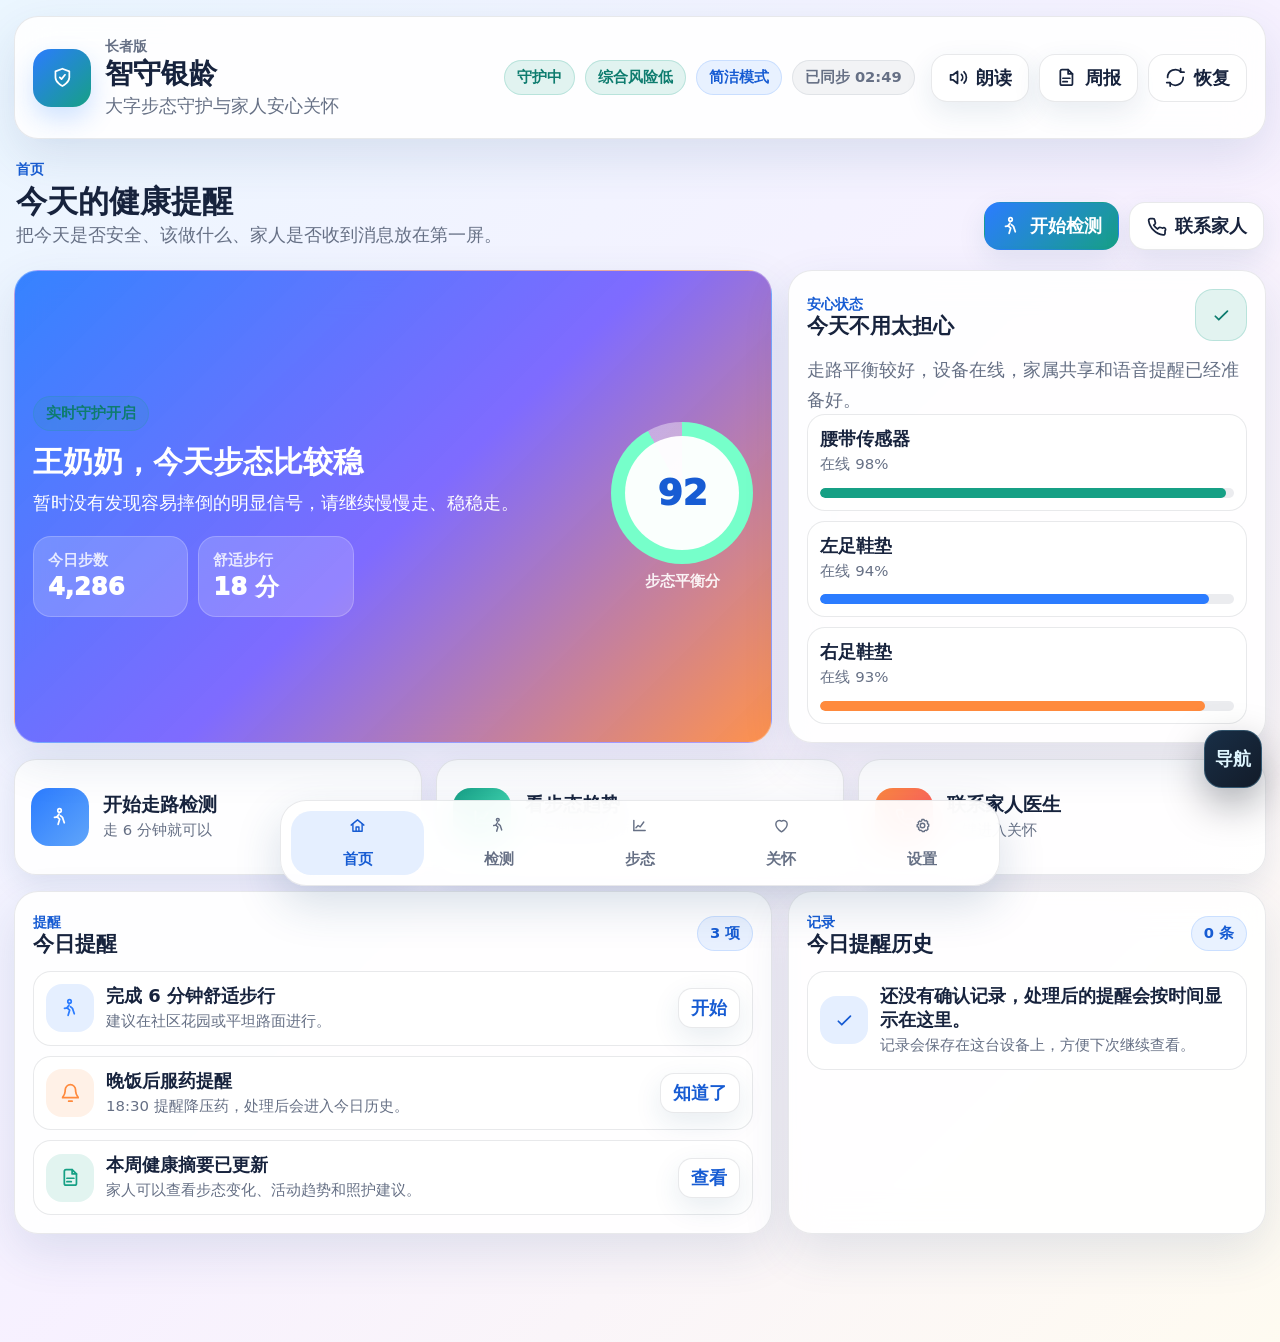
<file: elder/index.html>
<!doctype html>
<html lang="zh-CN">
  <head>
    <meta charset="UTF-8" />
    <meta name="viewport" content="width=device-width, initial-scale=1.0" />
    <title>智守银龄长者版</title>
    <meta
      name="description"
      content="智守银龄长者版，提供大字健康提醒、步行记录、步态趋势、家属关怀和无障碍设置。"
    />
    <link
      rel="icon"
      type="image/svg+xml"
      href="data:image/svg+xml,%3Csvg xmlns='http://www.w3.org/2000/svg' viewBox='0 0 100 100'%3E%3Ctext y='.86em' font-size='82'%3E%E7%9B%BE%3C/text%3E%3C/svg%3E"
    />
    <link rel="stylesheet" href="./static/css/style.css?v=20260516-product" />
  </head>
  <body>
    <svg class="icon-sprite" aria-hidden="true">
      <symbol id="icon-home" viewBox="0 0 24 24">
        <path d="M3 11.5 12 4l9 7.5" />
        <path d="M5.5 10.5V20h13v-9.5" />
        <path d="M10 20v-6h4v6" />
      </symbol>
      <symbol id="icon-walk" viewBox="0 0 24 24">
        <path d="M13 4a2 2 0 1 1-4 0 2 2 0 0 1 4 0Z" />
        <path d="m10.5 8-2.4 3.4 3.1 2.6-1.8 6" />
        <path d="m12 10 2.4 2 2.1 6.2" />
        <path d="M9 11.4 5.2 12" />
      </symbol>
      <symbol id="icon-activity" viewBox="0 0 24 24">
        <path d="M3 12h4l2.4-6 5.2 12 2.2-6H21" />
      </symbol>
      <symbol id="icon-care" viewBox="0 0 24 24">
        <path d="M12 21s-8-4.9-8-11a5 5 0 0 1 8-4 5 5 0 0 1 8 4c0 6.1-8 11-8 11Z" />
      </symbol>
      <symbol id="icon-settings" viewBox="0 0 24 24">
        <path d="M12 15.2a3.2 3.2 0 1 0 0-6.4 3.2 3.2 0 0 0 0 6.4Z" />
        <path d="M19.4 15a1.8 1.8 0 0 0 .36 2l.06.06-2.1 2.1-.06-.06a1.8 1.8 0 0 0-2-.36 1.8 1.8 0 0 0-1.1 1.65V20.5h-3v-.1a1.8 1.8 0 0 0-1.1-1.65 1.8 1.8 0 0 0-2 .36l-.06.06-2.1-2.1.06-.06a1.8 1.8 0 0 0 .36-2 1.8 1.8 0 0 0-1.65-1.1H4.5v-3h.1a1.8 1.8 0 0 0 1.65-1.1 1.8 1.8 0 0 0-.36-2l-.06-.06 2.1-2.1.06.06a1.8 1.8 0 0 0 2 .36 1.8 1.8 0 0 0 1.1-1.65V3.5h3v.1a1.8 1.8 0 0 0 1.1 1.65 1.8 1.8 0 0 0 2-.36l.06-.06 2.1 2.1-.06.06a1.8 1.8 0 0 0-.36 2 1.8 1.8 0 0 0 1.65 1.1h.1v3h-.1A1.8 1.8 0 0 0 19.4 15Z" />
      </symbol>
      <symbol id="icon-phone" viewBox="0 0 24 24">
        <path d="M22 16.9v3a2 2 0 0 1-2.2 2A19.8 19.8 0 0 1 3.1 5.2 2 2 0 0 1 5.1 3h3a2 2 0 0 1 2 1.7c.1.9.3 1.8.6 2.6a2 2 0 0 1-.45 2.1L9 10.6a16 16 0 0 0 4.4 4.4l1.2-1.2a2 2 0 0 1 2.1-.45c.8.3 1.7.5 2.6.6A2 2 0 0 1 22 16.9Z" />
      </symbol>
      <symbol id="icon-bell" viewBox="0 0 24 24">
        <path d="M18 8a6 6 0 0 0-12 0c0 7-3 7-3 9h18c0-2-3-2-3-9Z" />
        <path d="M10 21h4" />
      </symbol>
      <symbol id="icon-volume" viewBox="0 0 24 24">
        <path d="M11 5 6 9H3v6h3l5 4V5Z" />
        <path d="M15.5 8.5a5 5 0 0 1 0 7" />
        <path d="M18.5 5.5a9 9 0 0 1 0 13" />
      </symbol>
      <symbol id="icon-shield" viewBox="0 0 24 24">
        <path d="M12 22s8-4 8-10V5l-8-3-8 3v7c0 6 8 10 8 10Z" />
        <path d="m9 12 2 2 4-5" />
      </symbol>
      <symbol id="icon-chart" viewBox="0 0 24 24">
        <path d="M4 19V5" />
        <path d="M4 19h16" />
        <path d="m7 15 3-3 3 2 5-7" />
      </symbol>
      <symbol id="icon-plus" viewBox="0 0 24 24">
        <path d="M12 5v14" />
        <path d="M5 12h14" />
      </symbol>
      <symbol id="icon-play" viewBox="0 0 24 24">
        <path d="m8 5 11 7-11 7V5Z" />
      </symbol>
      <symbol id="icon-pause" viewBox="0 0 24 24">
        <path d="M8 5v14" />
        <path d="M16 5v14" />
      </symbol>
      <symbol id="icon-save" viewBox="0 0 24 24">
        <path d="M19 21H5a2 2 0 0 1-2-2V5a2 2 0 0 1 2-2h11l5 5v11a2 2 0 0 1-2 2Z" />
        <path d="M7 3v6h8" />
        <path d="M7 21v-8h10v8" />
      </symbol>
      <symbol id="icon-refresh" viewBox="0 0 24 24">
        <path d="M21 12a9 9 0 0 1-15.5 6.2" />
        <path d="M3 12A9 9 0 0 1 18.5 5.8" />
        <path d="M18 2v4h4" />
        <path d="M6 22v-4H2" />
      </symbol>
      <symbol id="icon-report" viewBox="0 0 24 24">
        <path d="M14 3H7a2 2 0 0 0-2 2v14a2 2 0 0 0 2 2h10a2 2 0 0 0 2-2V8l-5-5Z" />
        <path d="M14 3v5h5" />
        <path d="M8 13h8" />
        <path d="M8 17h5" />
      </symbol>
      <symbol id="icon-text" viewBox="0 0 24 24">
        <path d="M4 7V5h16v2" />
        <path d="M9 20h6" />
        <path d="M12 5v15" />
      </symbol>
      <symbol id="icon-contrast" viewBox="0 0 24 24">
        <circle cx="12" cy="12" r="9" />
        <path d="M12 3v18" />
      </symbol>
      <symbol id="icon-check" viewBox="0 0 24 24">
        <path d="m5 13 4 4L19 7" />
      </symbol>
      <symbol id="icon-alert" viewBox="0 0 24 24">
        <path d="M12 3 2.6 20h18.8L12 3Z" />
        <path d="M12 9v5" />
        <path d="M12 18h.01" />
      </symbol>
      <symbol id="icon-tune" viewBox="0 0 24 24">
        <path d="M4 7h10" />
        <path d="M18 7h2" />
        <path d="M16 5v4" />
        <path d="M4 17h2" />
        <path d="M10 17h10" />
        <path d="M8 15v4" />
      </symbol>
      <symbol id="icon-calendar" viewBox="0 0 24 24">
        <path d="M8 2v4" />
        <path d="M16 2v4" />
        <path d="M3 10h18" />
        <path d="M5 5h14a2 2 0 0 1 2 2v12a2 2 0 0 1-2 2H5a2 2 0 0 1-2-2V7a2 2 0 0 1 2-2Z" />
      </symbol>
    </svg>

    <div class="app-shell">
      <header class="topbar panel">
        <div class="brand">
          <span class="brand-mark" aria-hidden="true">
            <svg class="ui-icon"><use href="#icon-shield"></use></svg>
          </span>
          <div class="brand-copy">
            <p class="eyebrow">长者版</p>
            <h1>智守银龄</h1>
            <p>大字步态守护与家人安心关怀</p>
          </div>
        </div>

        <div class="status-cluster" aria-label="当前状态">
          <span class="status-chip" id="chip-live">守护中</span>
          <span class="status-chip" id="chip-risk">低风险</span>
          <span class="status-chip" id="chip-mode">简洁模式</span>
          <span class="status-chip subtle" id="chip-sync">已同步</span>
        </div>

        <div class="top-actions">
          <button class="toolbar-btn" id="speak-page" type="button">
            <svg class="ui-icon"><use href="#icon-volume"></use></svg>
            <span>朗读</span>
          </button>
          <button class="toolbar-btn" id="open-report" type="button">
            <svg class="ui-icon"><use href="#icon-report"></use></svg>
            <span>周报</span>
          </button>
          <button class="toolbar-btn secondary" id="reset-settings-top" type="button">
            <svg class="ui-icon"><use href="#icon-refresh"></use></svg>
            <span>恢复</span>
          </button>
        </div>
      </header>

      <main class="app-main" id="app-main">
        <section class="screen is-active" data-screen="overview" aria-labelledby="overview-title">
          <div class="screen-head">
            <div>
              <p class="screen-kicker">首页</p>
              <h2 id="overview-title">今天的健康提醒</h2>
              <p class="screen-copy">把今天是否安全、该做什么、家人是否收到消息放在第一屏。</p>
            </div>
            <div class="screen-actions">
              <button class="toolbar-btn primary" data-jump="walk" type="button">
                <svg class="ui-icon"><use href="#icon-walk"></use></svg>
                <span>开始检测</span>
              </button>
              <button class="toolbar-btn" data-jump="care" type="button">
                <svg class="ui-icon"><use href="#icon-phone"></use></svg>
                <span>联系家人</span>
              </button>
            </div>
          </div>

          <div class="hero-grid">
            <article class="panel hero-panel">
              <div class="hero-copy">
                <span class="live-badge" id="overview-live-state">实时守护开启</span>
                <h3>王奶奶，今天步态比较稳</h3>
                <p id="overview-summary">暂时没有发现容易摔倒的明显信号，请继续慢慢走、稳稳走。</p>
                <div class="stat-row">
                  <div>
                    <span>今日步数</span>
                    <strong id="overview-steps">4,286</strong>
                  </div>
                  <div>
                    <span>舒适步行</span>
                    <strong id="overview-walk-time">18 分</strong>
                  </div>
                  <div class="advanced-only">
                    <span>设备电量</span>
                    <strong id="overview-battery">96%</strong>
                  </div>
                </div>
              </div>
              <div class="ring-wrap">
                <div class="progress-ring" id="overview-ring" style="--value: .92">
                  <span id="overview-ring-value">92</span>
                </div>
                <small>步态平衡分</small>
              </div>
            </article>

            <article class="panel status-panel">
              <div class="section-title-row">
                <div>
                  <span class="mini-label">安心状态</span>
                  <h3>今天不用太担心</h3>
                </div>
                <span class="icon-badge success">
                  <svg class="ui-icon"><use href="#icon-check"></use></svg>
                </span>
              </div>
              <p>走路平衡较好，设备在线，家属共享和语音提醒已经准备好。</p>
              <div class="device-list" id="overview-devices"></div>
            </article>
          </div>

          <div class="action-tile-grid">
            <button class="action-tile" data-jump="walk" type="button">
              <span class="tile-icon blue"><svg class="ui-icon"><use href="#icon-walk"></use></svg></span>
              <span>
                <strong>开始走路检测</strong>
                <small>走 6 分钟就可以</small>
              </span>
            </button>
            <button class="action-tile" data-jump="gait" type="button">
              <span class="tile-icon teal"><svg class="ui-icon"><use href="#icon-chart"></use></svg></span>
              <span>
                <strong>看步态趋势</strong>
                <small>左右脚是否均衡</small>
              </span>
            </button>
            <button class="action-tile" data-jump="care" type="button">
              <span class="tile-icon warm"><svg class="ui-icon"><use href="#icon-phone"></use></svg></span>
              <span>
                <strong>联系家人医生</strong>
                <small>一键进入关怀</small>
              </span>
            </button>
          </div>

          <div class="grid-two">
            <article class="panel">
              <div class="section-title-row">
                <div>
                  <span class="mini-label">提醒</span>
                  <h3>今日提醒</h3>
                </div>
                <span class="count-pill" id="reminder-count">3 项</span>
              </div>
              <div class="stack-list" id="overview-reminders"></div>
            </article>

            <article class="panel">
              <div class="section-title-row">
                <div>
                  <span class="mini-label">记录</span>
                  <h3>今日提醒历史</h3>
                </div>
                <span class="count-pill" id="history-count">0 条</span>
              </div>
              <div class="stack-list" id="overview-history"></div>
            </article>
          </div>
        </section>

        <section class="screen" data-screen="walk" aria-labelledby="walk-title">
          <div class="screen-head">
            <div>
              <p class="screen-kicker">步行检测</p>
              <h2 id="walk-title">慢慢走 6 分钟</h2>
              <p class="screen-copy">按下开始后像平时一样慢慢走，完成后保存到今天的健康记录。</p>
            </div>
            <div class="screen-actions">
              <button class="toolbar-btn primary" id="walk-toggle" type="button">
                <svg class="ui-icon"><use href="#icon-play"></use></svg>
                <span>开始检测</span>
              </button>
              <button class="toolbar-btn" id="walk-save" type="button">
                <svg class="ui-icon"><use href="#icon-save"></use></svg>
                <span>保存结果</span>
              </button>
            </div>
          </div>

          <div class="hero-grid">
            <article class="panel session-panel">
              <div class="session-copy">
                <span class="live-badge" id="walk-session-status">准备开始检测</span>
                <h3>像平时一样慢慢走</h3>
                <p>走路时注意脚下，系统会记录步数、速度和稳定分，帮助家人了解今天状态。</p>
                <div class="progress-line"><span id="walk-progress-line"></span></div>
              </div>
              <div class="ring-wrap">
                <div class="progress-ring dark" id="walk-ring" style="--value: 0">
                  <span id="walk-ring-value">0%</span>
                </div>
                <small><span id="walk-elapsed">0:00</span> / <span id="walk-target">6:00</span></small>
              </div>
            </article>

            <article class="panel">
              <div class="metric-grid">
                <div class="metric-card">
                  <span>记录步数</span>
                  <strong id="walk-steps">0</strong>
                </div>
                <div class="metric-card advanced-only">
                  <span>走路速度</span>
                  <strong id="walk-speed">0.00 m/s</strong>
                </div>
                <div class="metric-card advanced-only">
                  <span>每分钟步数</span>
                  <strong id="walk-cadence">0 步/分</strong>
                </div>
                <div class="metric-card">
                  <span>稳定分</span>
                  <strong id="walk-stability">92 分</strong>
                </div>
              </div>
            </article>
          </div>

          <div class="grid-two">
            <article class="panel">
              <div class="section-title-row">
                <div>
                  <span class="mini-label">安全提示</span>
                  <h3>检测前提醒</h3>
                </div>
              </div>
              <div class="stack-list" id="walk-guidance"></div>
            </article>

            <article class="panel">
              <div class="section-title-row">
                <div>
                  <span class="mini-label">记录</span>
                  <h3>今日检测记录</h3>
                </div>
                <span class="count-pill" id="walk-record-count">0 条</span>
              </div>
              <div class="stack-list" id="walk-records"></div>
            </article>
          </div>

          <article class="panel advanced-only">
            <div class="section-title-row">
              <div>
                <span class="mini-label">设备</span>
                <h3>随身设备状态</h3>
              </div>
            </div>
            <div class="device-list device-grid" id="walk-device-status"></div>
          </article>
        </section>

        <section class="screen" data-screen="gait" aria-labelledby="gait-title">
          <div class="screen-head">
            <div>
              <p class="screen-kicker">步态趋势</p>
              <h2 id="gait-title">看左右脚是否均衡</h2>
              <p class="screen-copy">把专业指标改写成老人和家属能直接理解的解释。</p>
            </div>
            <div class="screen-actions segmented" id="gait-range-tabs" aria-label="时间范围"></div>
          </div>

          <div class="hero-grid">
            <article class="panel gait-score-panel">
              <div>
                <span class="mini-label">步态平衡</span>
                <h3 id="gait-status">今日稳定</h3>
                <p id="gait-summary">今天左右脚用力比较均匀，走路比较稳。</p>
                <div class="chip-row">
                  <span class="soft-chip" id="gait-step-diff">左右步子差 2.8 cm</span>
                  <span class="soft-chip" id="gait-support-diff">用力差 0.03 s</span>
                  <span class="soft-chip" id="gait-calibration-label">未校准</span>
                </div>
              </div>
              <div class="ring-wrap">
                <div class="progress-ring" id="gait-ring" style="--value: .92">
                  <span id="gait-score">92</span>
                </div>
                <button class="small-link" id="gait-calibrate" type="button">
                  <svg class="ui-icon"><use href="#icon-tune"></use></svg>
                  <span>校准</span>
                </button>
              </div>
            </article>

            <article class="panel risk-panel">
              <div class="section-title-row">
                <div>
                  <span class="mini-label">风险观察</span>
                  <h3 id="risk-title">综合风险低</h3>
                </div>
                <span class="icon-badge success" id="risk-icon">
                  <svg class="ui-icon"><use href="#icon-shield"></use></svg>
                </span>
              </div>
              <p id="risk-copy">本周步态变异下降，活动规律良好。</p>
              <div class="stack-list compact" id="risk-observations"></div>
            </article>
          </div>

          <div class="grid-two advanced-only">
            <article class="panel">
              <div class="section-title-row">
                <div>
                  <span class="mini-label">左右脚</span>
                  <h3>用力分布</h3>
                </div>
              </div>
              <div class="balance-grid">
                <div class="balance-card">
                  <span>左脚</span>
                  <strong id="gait-left-percent">49%</strong>
                  <div class="bar"><span id="gait-left-bar"></span></div>
                </div>
                <div class="balance-card">
                  <span>右脚</span>
                  <strong id="gait-right-percent">51%</strong>
                  <div class="bar warm"><span id="gait-right-bar"></span></div>
                </div>
              </div>
            </article>

            <article class="panel">
              <div class="section-title-row">
                <div>
                  <span class="mini-label">传感器</span>
                  <h3>关键读数</h3>
                </div>
              </div>
              <div class="stack-list compact" id="gait-sensors"></div>
            </article>
          </div>

          <article class="panel advanced-only">
            <div class="section-title-row">
              <div>
                <span class="mini-label">趋势</span>
                <h3 id="gait-trend-label">今日稳定</h3>
              </div>
              <span class="count-pill" id="gait-range-label">今天</span>
            </div>
            <div class="chart-wrap">
              <canvas id="gait-trend-canvas" width="960" height="260"></canvas>
            </div>
          </article>
        </section>

        <section class="screen" data-screen="care" aria-labelledby="care-title">
          <div class="screen-head">
            <div>
              <p class="screen-kicker">关怀中心</p>
              <h2 id="care-title">家属、社区医生与紧急联系</h2>
              <p class="screen-copy">需要帮助时马上联系，平时把健康变化同步给家人。</p>
            </div>
            <div class="screen-actions">
              <button class="toolbar-btn primary danger" id="care-emergency-call" type="button">
                <svg class="ui-icon"><use href="#icon-phone"></use></svg>
                <span>紧急联系</span>
              </button>
            </div>
          </div>

          <article class="panel emergency-panel">
            <div>
              <span class="live-badge warm">紧急协助</span>
              <h3>需要帮助，马上通知</h3>
              <p>身体不舒服或担心摔倒时，可立即联系家属与社区医生。</p>
            </div>
            <button class="call-button" id="care-emergency-call-wide" type="button">
              <svg class="ui-icon"><use href="#icon-phone"></use></svg>
              <span>通知联系人</span>
            </button>
          </article>

          <div class="grid-two">
            <article class="panel">
              <div class="section-title-row">
                <div>
                  <span class="mini-label">提醒开关</span>
                  <h3>关怀设置</h3>
                </div>
              </div>
              <div class="stack-list compact">
                <label class="toggle-row">
                  <span>
                    <strong>服药温柔提醒</strong>
                    <small>通过铃声、震动和大字提示提醒</small>
                  </span>
                  <input id="toggle-medicine" type="checkbox" />
                </label>
                <label class="toggle-row">
                  <span>
                    <strong>家属共享健康摘要</strong>
                    <small>每日 20:00 自动发送简明摘要</small>
                  </span>
                  <input id="toggle-family-share" type="checkbox" />
                </label>
              </div>
            </article>

            <article class="panel">
              <div class="section-title-row">
                <div>
                  <span class="mini-label">周报</span>
                  <h3>家属可读摘要</h3>
                </div>
                <button class="small-link" id="care-open-report" type="button">
                  <svg class="ui-icon"><use href="#icon-report"></use></svg>
                  <span>查看</span>
                </button>
              </div>
              <div class="stack-list compact" id="weekly-summary"></div>
            </article>
          </div>

          <article class="panel">
            <div class="section-title-row">
              <div>
                <span class="mini-label">联系人</span>
                <h3>常用联系人</h3>
              </div>
              <button class="small-link" id="care-add-contact" type="button">
                <svg class="ui-icon"><use href="#icon-plus"></use></svg>
                <span>添加</span>
              </button>
            </div>
            <div class="contact-grid" id="care-contacts"></div>
          </article>
        </section>

        <section class="screen" data-screen="settings" aria-labelledby="settings-title">
          <div class="screen-head">
            <div>
              <p class="screen-kicker">设置</p>
              <h2 id="settings-title">按自己的习惯调整</h2>
              <p class="screen-copy">家人可帮助确认字体大小、提醒声音和共享开关。</p>
            </div>
            <div class="screen-actions">
              <button class="toolbar-btn" id="settings-reset" type="button">
                <svg class="ui-icon"><use href="#icon-refresh"></use></svg>
                <span>恢复默认</span>
              </button>
            </div>
          </div>

          <div class="grid-two">
            <article class="panel">
              <div class="section-title-row">
                <div>
                  <span class="mini-label">文字</span>
                  <h3>字体大小</h3>
                </div>
                <span class="count-pill" id="font-scale-label">较大</span>
              </div>
              <p class="card-copy">拖动滑块，整套老人端的字都会一起变大或变小。</p>
              <input id="font-scale" class="range-control" type="range" min="1" max="1.35" step="0.01" />
              <div class="range-caption">
                <span>标准</span>
                <span>特大</span>
              </div>
              <div class="font-preview" id="font-preview">示例：今天走路比较稳，请继续慢慢走。</div>
            </article>

            <article class="panel">
              <div class="section-title-row">
                <div>
                  <span class="mini-label">显示</span>
                  <h3>模式与对比度</h3>
                </div>
              </div>
              <div class="stack-list compact">
                <label class="toggle-row">
                  <span>
                    <strong>简洁模式</strong>
                    <small>少显示专业数字，多显示能直接理解的话</small>
                  </span>
                  <input id="toggle-simple" type="checkbox" />
                </label>
                <label class="toggle-row">
                  <span>
                    <strong>高对比度</strong>
                    <small>文字更深，背景更干净</small>
                  </span>
                  <input id="toggle-contrast" type="checkbox" />
                </label>
              </div>
            </article>
          </div>

          <div class="grid-two">
            <article class="panel">
              <div class="section-title-row">
                <div>
                  <span class="mini-label">提醒</span>
                  <h3>提醒设置</h3>
                </div>
              </div>
              <div class="stack-list compact">
                <label class="toggle-row">
                  <span>
                    <strong>语音提醒</strong>
                    <small>重要操作和提醒会用语音读出来</small>
                  </span>
                  <input id="toggle-voice" type="checkbox" />
                </label>
                <label class="toggle-row">
                  <span>
                    <strong>摔倒提醒</strong>
                    <small>发现明显异常时提醒家属或社区医生</small>
                  </span>
                  <input id="toggle-fall" type="checkbox" />
                </label>
              </div>
            </article>

            <article class="panel">
              <div class="section-title-row">
                <div>
                  <span class="mini-label">灵敏度</span>
                  <h3>提醒灵敏度</h3>
                </div>
                <span class="count-pill" id="sensitivity-label">72%</span>
              </div>
              <p class="card-copy">数值越高越早提醒，需要家人多关注时可以调高。</p>
              <input id="risk-sensitivity" class="range-control" type="range" min="0.3" max="1" step="0.01" />
            </article>
          </div>

          <article class="panel help-panel">
            <span class="icon-badge blue"><svg class="ui-icon"><use href="#icon-care"></use></svg></span>
            <div>
              <h3>家人可帮助设置</h3>
              <p>建议由本人和家属一起确认字体大小、提醒声音、共享频率和紧急联系人。</p>
            </div>
          </article>
        </section>
      </main>
    </div>

    <nav class="bottom-nav" aria-label="智守银龄长者版页面导航">
      <button class="nav-btn is-active" type="button" data-nav="overview">
        <svg class="ui-icon"><use href="#icon-home"></use></svg>
        <span>首页</span>
      </button>
      <button class="nav-btn" type="button" data-nav="walk">
        <svg class="ui-icon"><use href="#icon-walk"></use></svg>
        <span>检测</span>
      </button>
      <button class="nav-btn" type="button" data-nav="gait">
        <svg class="ui-icon"><use href="#icon-chart"></use></svg>
        <span>步态</span>
      </button>
      <button class="nav-btn" type="button" data-nav="care">
        <svg class="ui-icon"><use href="#icon-care"></use></svg>
        <span>关怀</span>
      </button>
      <button class="nav-btn" type="button" data-nav="settings">
        <svg class="ui-icon"><use href="#icon-settings"></use></svg>
        <span>设置</span>
      </button>
    </nav>

    <div class="modal-backdrop" id="modal-backdrop" hidden></div>

    <section class="modal" id="contact-modal" aria-hidden="true" aria-labelledby="contact-modal-title">
      <div class="modal-panel">
        <div class="section-title-row">
          <div>
            <span class="mini-label">联系人</span>
            <h3 id="contact-modal-title">添加联系人</h3>
          </div>
          <button class="icon-only" data-close-modal type="button" aria-label="关闭">
            <span aria-hidden="true">×</span>
          </button>
        </div>
        <label class="form-field">
          <span>姓名</span>
          <input id="contact-name" type="text" autocomplete="name" placeholder="例如：王明" />
        </label>
        <label class="form-field">
          <span>关系</span>
          <input id="contact-role" type="text" placeholder="例如：儿子" />
        </label>
        <label class="form-field">
          <span>状态</span>
          <input id="contact-status" type="text" placeholder="例如：可联系" />
        </label>
        <div class="modal-actions">
          <button class="toolbar-btn secondary" data-close-modal type="button">取消</button>
          <button class="toolbar-btn primary" id="contact-save" type="button">保存</button>
        </div>
      </div>
    </section>

    <section class="modal" id="report-modal" aria-hidden="true" aria-labelledby="report-modal-title">
      <div class="modal-panel report-panel">
        <div class="section-title-row">
          <div>
            <span class="mini-label">周报</span>
            <h3 id="report-modal-title">家属可读摘要</h3>
          </div>
          <button class="icon-only" data-close-modal type="button" aria-label="关闭">
            <span aria-hidden="true">×</span>
          </button>
        </div>
        <div id="report-summary" class="report-summary"></div>
        <div class="modal-actions">
          <button class="toolbar-btn secondary" data-close-modal type="button">关闭</button>
          <button class="toolbar-btn primary" id="report-print" type="button">
            <svg class="ui-icon"><use href="#icon-report"></use></svg>
            <span>打印或保存</span>
          </button>
        </div>
      </div>
    </section>

    <div class="toast-zone" id="toast-zone" aria-live="polite" aria-atomic="true"></div>

    <script src="../shared/site-shell.js?v=20260516-product"></script>
    <script src="./static/js/app.js?v=20260516-product"></script>
  </body>
</html>
</file>
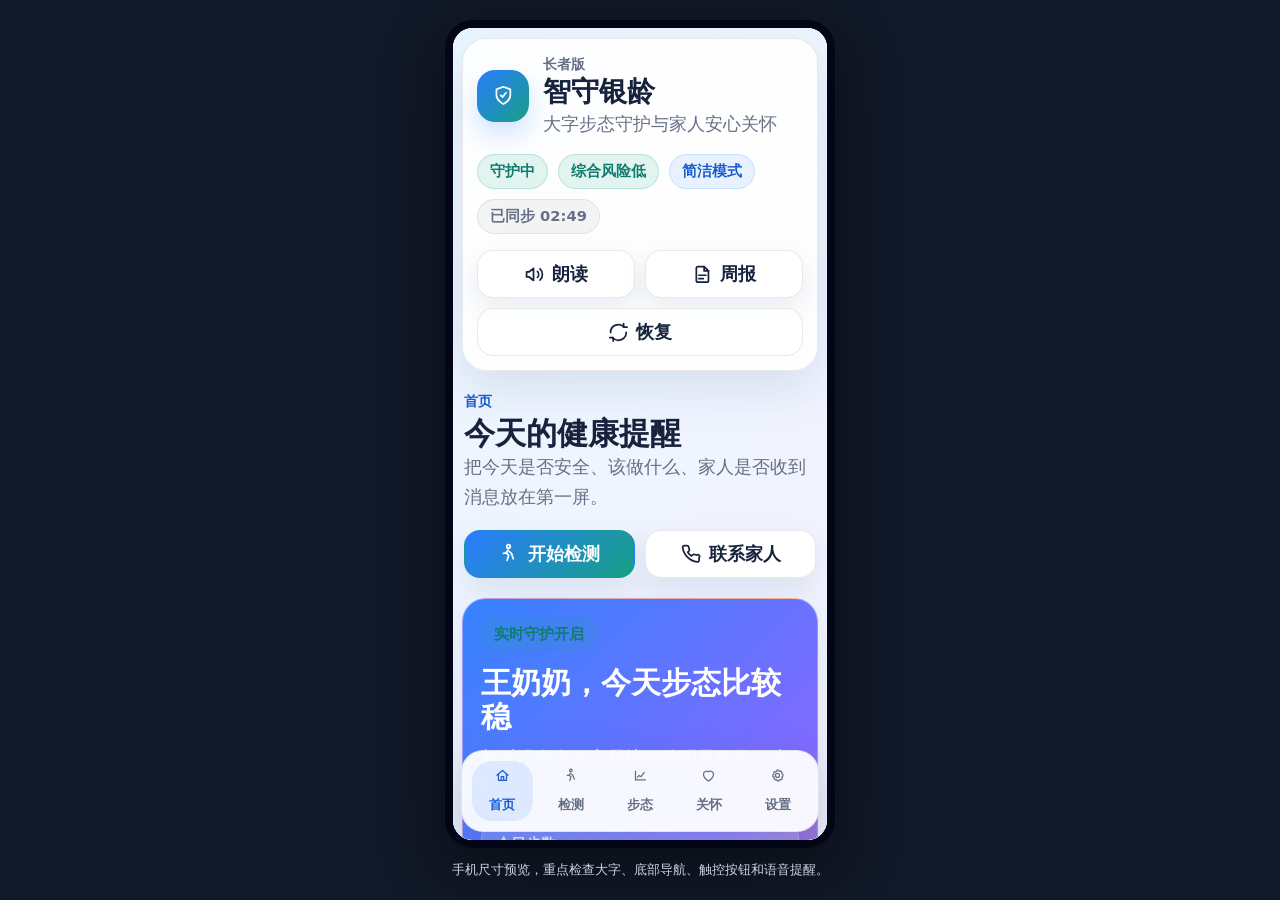
<file: elder/mobile-preview.html>
<!doctype html>
<html lang="zh-CN">
  <head>
    <meta charset="UTF-8" />
    <meta name="viewport" content="width=device-width, initial-scale=1.0" />
    <title>智守银龄长者版手机预览</title>
    <style>
      * { box-sizing: border-box; }
      body {
        margin: 0;
        min-height: 100vh;
        display: grid;
        place-items: center;
        background: #111827;
        color: #e5e7eb;
        font-family: "Microsoft YaHei", "PingFang SC", system-ui, sans-serif;
      }
      .wrap {
        display: grid;
        justify-items: center;
        gap: 12px;
        padding: 16px;
      }
      .phone {
        width: min(390px, calc(100vw - 32px));
        height: min(844px, calc(100vh - 72px));
        overflow: hidden;
        border: 8px solid #020617;
        border-radius: 28px;
        background: #fff;
        box-shadow: 0 22px 60px rgba(0, 0, 0, 0.42);
      }
      iframe {
        width: 100%;
        height: 100%;
        display: block;
        border: 0;
        background: #fff;
      }
      .tip {
        max-width: 620px;
        text-align: center;
        color: #cbd5e1;
        font-size: 13px;
        line-height: 1.6;
      }
    </style>
  </head>
  <body>
    <div class="wrap">
      <div class="phone">
        <iframe src="./index.html?preview=1" title="智守银龄长者版手机预览"></iframe>
      </div>
      <div class="tip">手机尺寸预览，重点检查大字、底部导航、触控按钮和语音提醒。</div>
    </div>
  </body>
</html>
</file>
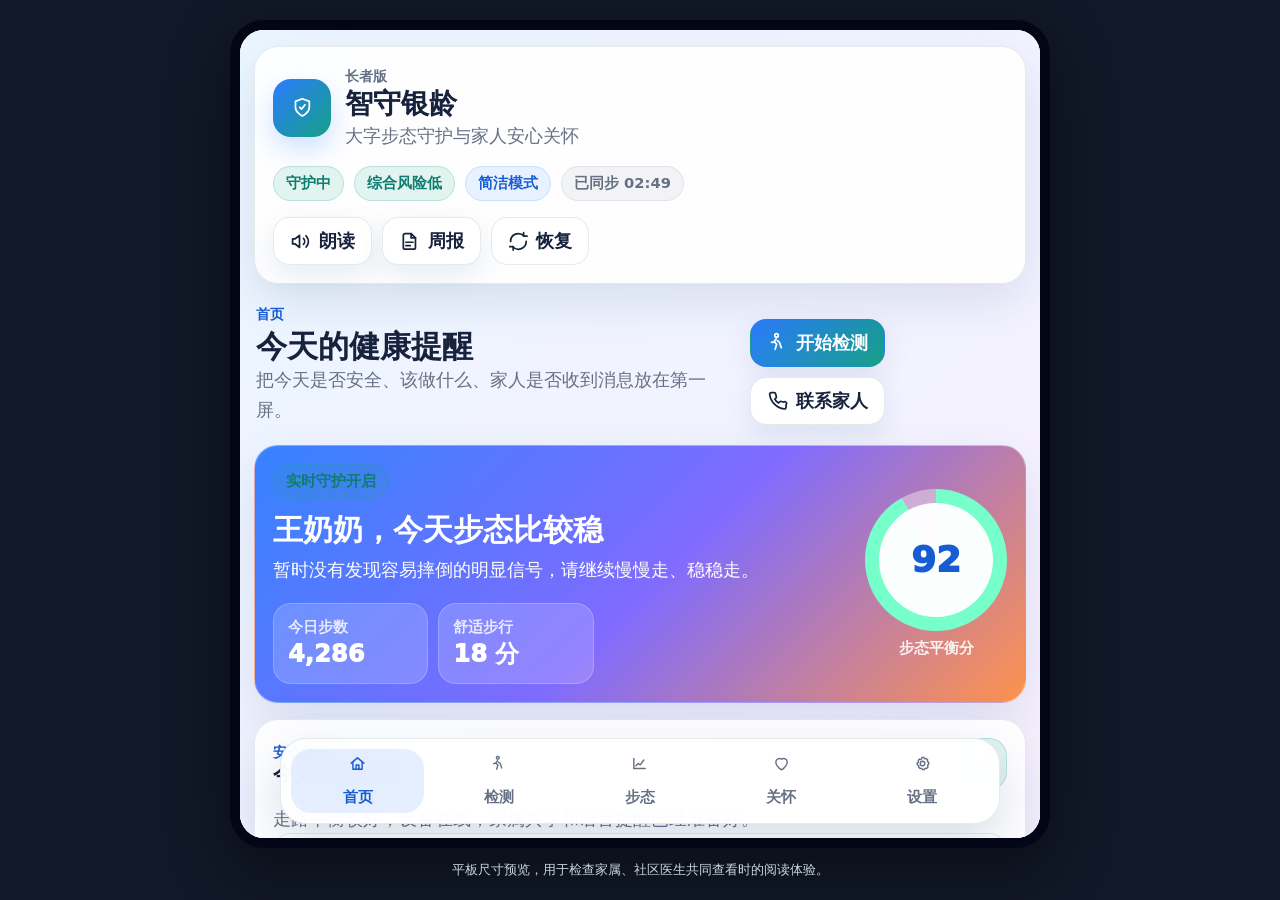
<file: elder/tablet-preview.html>
<!doctype html>
<html lang="zh-CN">
  <head>
    <meta charset="UTF-8" />
    <meta name="viewport" content="width=device-width, initial-scale=1.0" />
    <title>智守银龄长者版平板预览</title>
    <style>
      * { box-sizing: border-box; }
      body {
        margin: 0;
        min-height: 100vh;
        display: grid;
        place-items: center;
        background: #111827;
        color: #e5e7eb;
        font-family: "Microsoft YaHei", "PingFang SC", system-ui, sans-serif;
      }
      .wrap {
        display: grid;
        justify-items: center;
        gap: 12px;
        padding: 16px;
      }
      .tablet {
        width: min(820px, calc(100vw - 32px));
        height: min(1180px, calc(100vh - 72px));
        overflow: hidden;
        border: 10px solid #020617;
        border-radius: 34px;
        background: #fff;
        box-shadow: 0 22px 60px rgba(0, 0, 0, 0.42);
      }
      iframe {
        width: 100%;
        height: 100%;
        display: block;
        border: 0;
        background: #fff;
      }
      .tip {
        max-width: 680px;
        text-align: center;
        color: #cbd5e1;
        font-size: 13px;
        line-height: 1.6;
      }
    </style>
  </head>
  <body>
    <div class="wrap">
      <div class="tablet">
        <iframe src="./index.html?preview=1" title="智守银龄长者版平板预览"></iframe>
      </div>
      <div class="tip">平板尺寸预览，用于检查家属、社区医生共同查看时的阅读体验。</div>
    </div>
  </body>
</html>
</file>
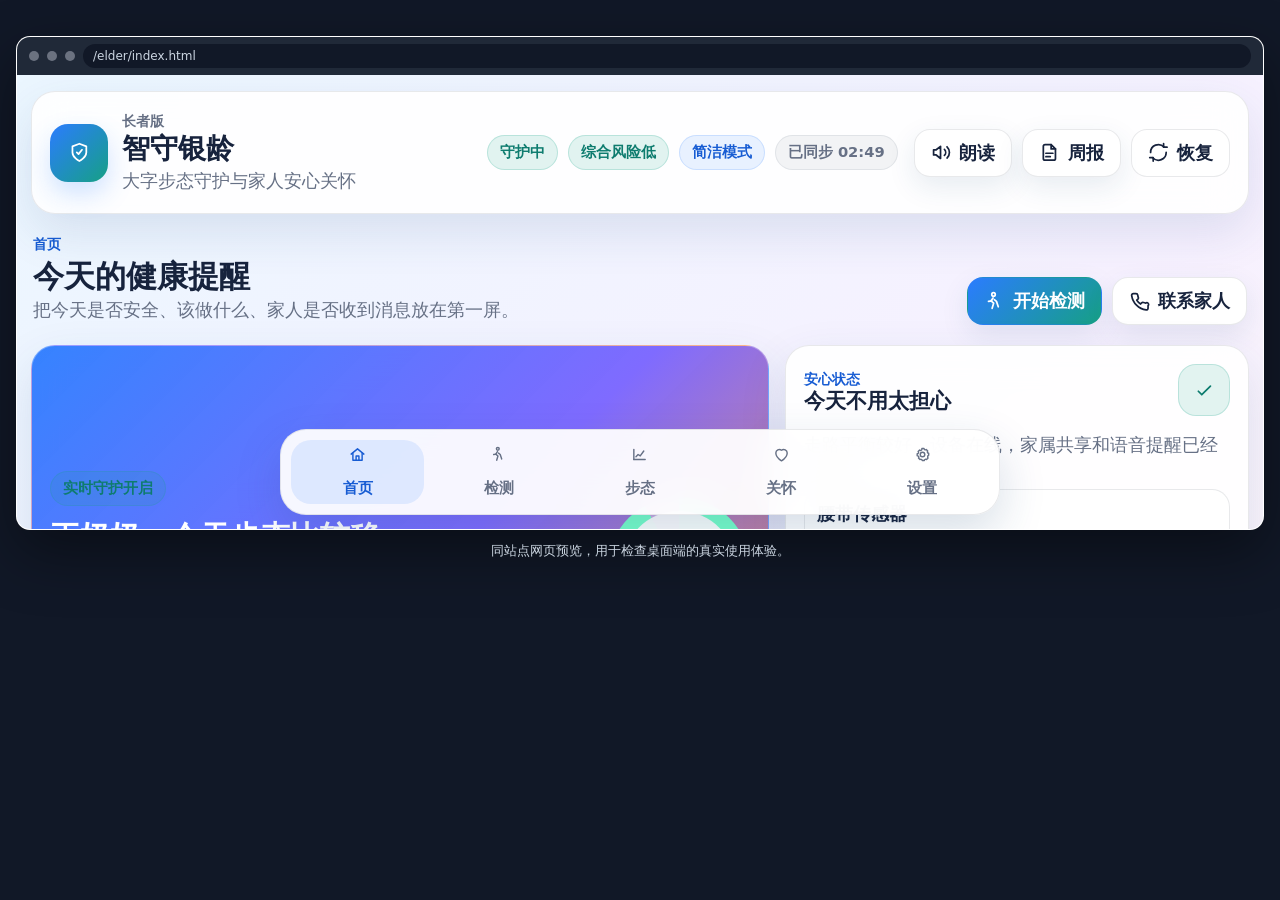
<file: elder/web-preview.html>
<!doctype html>
<html lang="zh-CN">
  <head>
    <meta charset="UTF-8" />
    <meta name="viewport" content="width=device-width, initial-scale=1.0" />
    <title>智守银龄长者版网页预览</title>
    <style>
      * { box-sizing: border-box; }
      body {
        margin: 0;
        min-height: 100vh;
        display: grid;
        place-items: center;
        background: #111827;
        color: #e5e7eb;
        font-family: "Microsoft YaHei", "PingFang SC", system-ui, sans-serif;
      }
      .wrap {
        width: min(1440px, calc(100vw - 32px));
        height: min(900px, calc(100vh - 72px));
        display: grid;
        gap: 12px;
      }
      .browser {
        overflow: hidden;
        border: 1px solid rgba(255, 255, 255, 0.16);
        border-radius: 14px;
        background: #fff;
        box-shadow: 0 22px 60px rgba(0, 0, 0, 0.42);
      }
      .bar {
        height: 38px;
        display: flex;
        align-items: center;
        gap: 8px;
        padding: 0 12px;
        background: #202938;
      }
      .dot {
        width: 10px;
        height: 10px;
        border-radius: 999px;
        background: #6b7280;
      }
      .address {
        flex: 1;
        min-width: 0;
        padding: 5px 10px;
        border-radius: 999px;
        background: #111827;
        color: #cbd5e1;
        font-size: 12px;
        overflow: hidden;
        text-overflow: ellipsis;
        white-space: nowrap;
      }
      iframe {
        width: 100%;
        height: calc(100% - 38px);
        border: 0;
        display: block;
        background: #fff;
      }
      .tip {
        text-align: center;
        color: #cbd5e1;
        font-size: 13px;
      }
    </style>
  </head>
  <body>
    <div class="wrap">
      <div class="browser">
        <div class="bar">
          <span class="dot"></span>
          <span class="dot"></span>
          <span class="dot"></span>
          <span class="address">/elder/index.html</span>
        </div>
        <iframe src="./index.html?preview=1" title="智守银龄长者版网页预览"></iframe>
      </div>
      <div class="tip">同站点网页预览，用于检查桌面端的真实使用体验。</div>
    </div>
  </body>
</html>
</file>
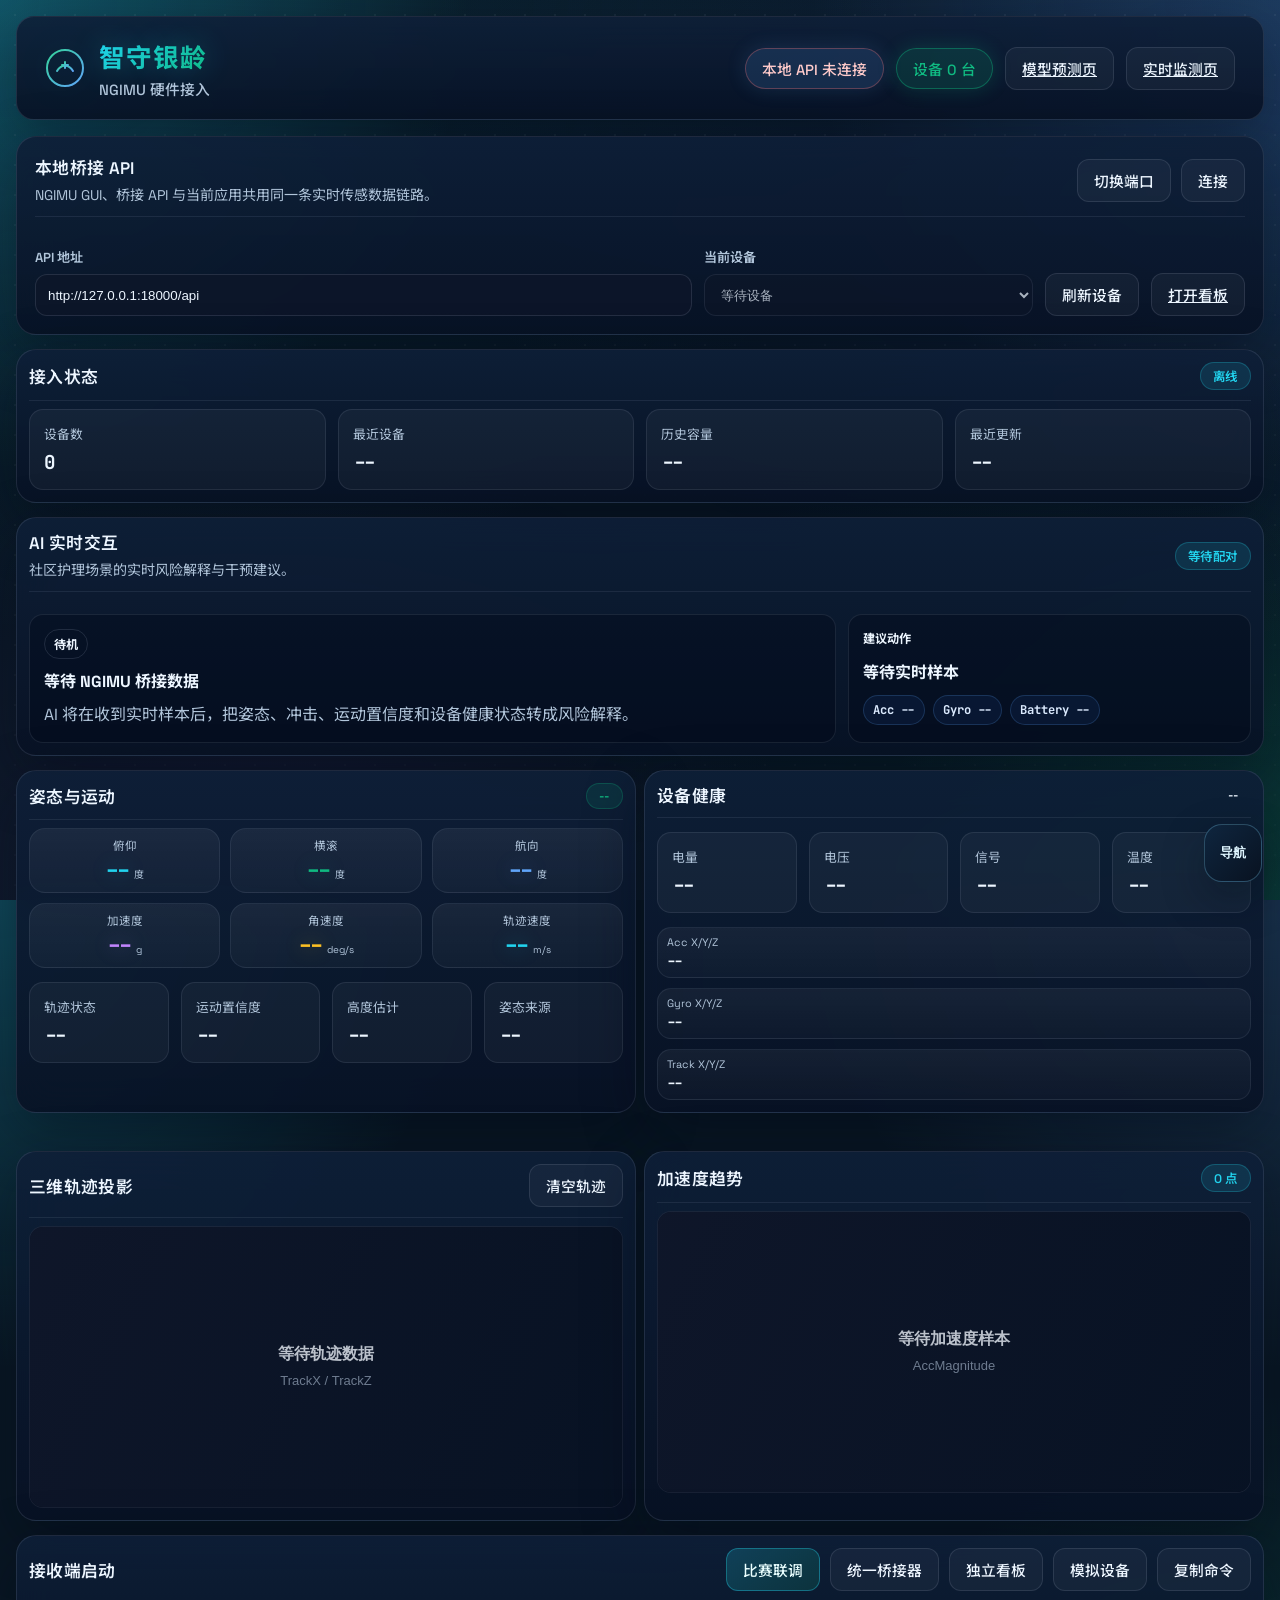
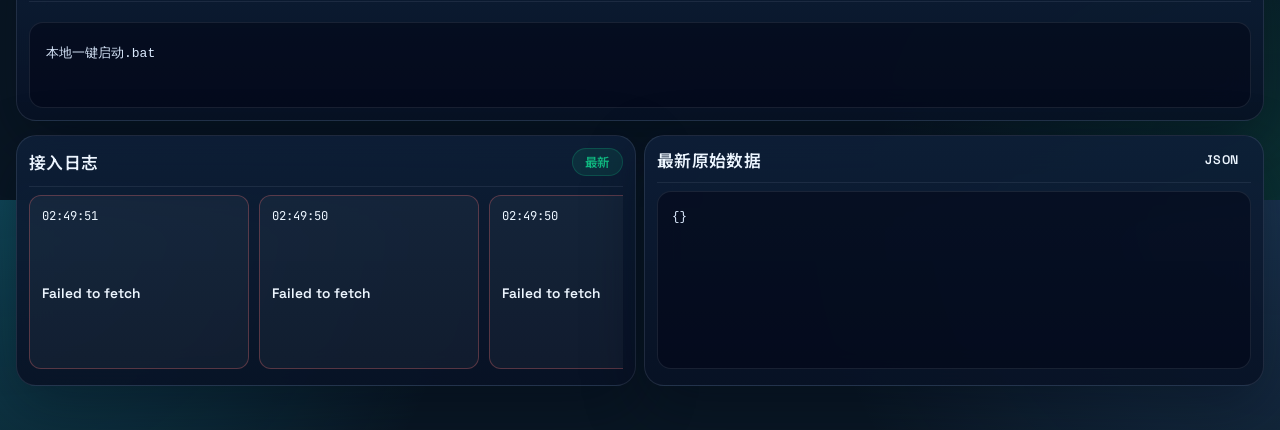
<file: records/ngimu.html>
<!DOCTYPE html>
<html lang="zh-CN">
<head>
    <meta charset="UTF-8">
    <meta name="viewport" content="width=device-width, initial-scale=1.0">
    <title>NGIMU 硬件接入 · 智守银龄</title>
    <meta name="description" content="智守银龄 NGIMU/WiFi IMU 硬件接入面板，支持本地桥接 API、设备列表、实时传感数据和三维轨迹状态查看。">
    <link rel="stylesheet" href="./static/css/style.css?v=20260504-ngimu-ai">
</head>
<body>
    <div class="dot-grid"></div>
    <div class="bg-mesh"></div>

    <div class="container realtime-shell hardware-shell">
        <header class="header glass-dark">
            <div class="logo">
                <svg width="40" height="40" viewBox="0 0 40 40" aria-hidden="true">
                    <defs>
                        <linearGradient id="ngimu-logo-gradient" x1="0%" y1="0%" x2="100%" y2="100%">
                            <stop offset="0%" style="stop-color:#34d399"/>
                            <stop offset="100%" style="stop-color:#60a5fa"/>
                        </linearGradient>
                    </defs>
                    <circle cx="20" cy="20" r="18" fill="none" stroke="url(#ngimu-logo-gradient)" stroke-width="2"/>
                    <path d="M12 23c4-7 12-7 16 0" stroke="url(#ngimu-logo-gradient)" stroke-width="2" stroke-linecap="round" fill="none"/>
                    <path d="M17 17h6m-3-3v6" stroke="url(#ngimu-logo-gradient)" stroke-width="2" stroke-linecap="round"/>
                </svg>
                <div class="logo-text">
                    <span class="logo-title">智守银龄</span>
                    <span class="logo-subtitle">NGIMU 硬件接入</span>
                </div>
            </div>

            <div class="header-actions">
                <div class="pill pill-phase" id="ngimu-connection-pill">等待本地 API</div>
                <div class="pill pill-live" id="ngimu-device-pill">设备 0 台</div>
                <a href="./index.html" class="tool-btn">模型预测页</a>
                <a href="./realtime.html" class="tool-btn">实时监测页</a>
            </div>
        </header>

        <div class="hardware-layout">
            <section class="glass-card hardware-connection-card">
                <div class="card-header card-header-wide">
                    <div>
                        <h3>本地桥接 API</h3>
                        <p class="card-copy">NGIMU GUI、桥接 API 与当前应用共用同一条实时传感数据链路。</p>
                    </div>
                    <div class="hardware-actions">
                        <button type="button" class="tool-btn" id="api-cycle">切换端口</button>
                        <button type="button" class="tool-btn tool-btn-primary" id="api-apply">连接</button>
                    </div>
                </div>

                <div class="hardware-api-row">
                    <label class="hardware-field" for="api-base-input">
                        <span>API 地址</span>
                        <input id="api-base-input" type="url" value="http://127.0.0.1:18000/api" spellcheck="false">
                    </label>
                    <label class="hardware-field" for="device-select">
                        <span>当前设备</span>
                        <select id="device-select">
                            <option value="">等待设备</option>
                        </select>
                    </label>
                    <button type="button" class="tool-btn" id="refresh-devices">刷新设备</button>
                    <a class="tool-btn" id="api-open-dashboard" href="http://127.0.0.1:18000/" target="_blank" rel="noreferrer">打开看板</a>
                </div>
            </section>

            <section class="glass-card compact">
                <div class="card-header row-header">
                    <h3>接入状态</h3>
                    <span class="badge badge-cyan" id="poll-badge">轮询中</span>
                </div>
                <div class="stat-grid hardware-stat-grid">
                    <div class="stat-box">
                        <span>设备数</span>
                        <strong id="device-count">0</strong>
                    </div>
                    <div class="stat-box">
                        <span>最近设备</span>
                        <strong id="latest-device">--</strong>
                    </div>
                    <div class="stat-box">
                        <span>历史容量</span>
                        <strong id="history-limit">--</strong>
                    </div>
                    <div class="stat-box">
                        <span>最近更新</span>
                        <strong id="latest-seen">--</strong>
                    </div>
                </div>
            </section>

            <section class="glass-card compact hardware-ai-card">
                <div class="card-header row-header">
                    <div>
                        <h3>AI 实时交互</h3>
                        <p class="card-copy">社区护理场景的实时风险解释与干预建议。</p>
                    </div>
                    <span class="badge badge-cyan" id="ai-pairing">等待配对</span>
                </div>
                <div class="ai-live-grid">
                    <div class="ai-dialogue">
                        <span id="ai-risk-badge">待机</span>
                        <strong id="ai-summary">等待 NGIMU 桥接数据</strong>
                        <p id="ai-dialogue">AI 等待本地桥接样本，当前无可评估数据。</p>
                    </div>
                    <div class="ai-action-box">
                        <span>建议动作</span>
                        <strong id="ai-action">等待实时样本</strong>
                        <div class="ai-evidence" id="ai-evidence">
                            <span>Acc --</span>
                            <span>Gyro --</span>
                            <span>Battery --</span>
                        </div>
                    </div>
                </div>
            </section>

            <div class="panel-grid panel-grid-two hardware-split">
                <section class="glass-card compact">
                    <div class="card-header row-header">
                        <h3>姿态与运动</h3>
                        <span class="badge badge-emerald" id="motion-state">--</span>
                    </div>
                    <div class="gait-metrics metrics-six">
                        <div class="metric-item">
                            <div class="metric-label">俯仰</div>
                            <div><span class="metric-value neon-text-cyan" id="angle-x">0.0</span><span class="metric-unit">度</span></div>
                        </div>
                        <div class="metric-item">
                            <div class="metric-label">横滚</div>
                            <div><span class="metric-value neon-text-emerald" id="angle-y">0.0</span><span class="metric-unit">度</span></div>
                        </div>
                        <div class="metric-item">
                            <div class="metric-label">航向</div>
                            <div><span class="metric-value neon-text-blue" id="angle-z">0.0</span><span class="metric-unit">度</span></div>
                        </div>
                        <div class="metric-item">
                            <div class="metric-label">加速度</div>
                            <div><span class="metric-value neon-text-purple" id="acc-mag">0.0</span><span class="metric-unit">g</span></div>
                        </div>
                        <div class="metric-item">
                            <div class="metric-label">角速度</div>
                            <div><span class="metric-value neon-text-amber" id="gyro-mag">0.0</span><span class="metric-unit">deg/s</span></div>
                        </div>
                        <div class="metric-item">
                            <div class="metric-label">轨迹速度</div>
                            <div><span class="metric-value neon-text-cyan" id="track-speed">0.00</span><span class="metric-unit">m/s</span></div>
                        </div>
                    </div>

                    <div class="mini-stat-grid hardware-mini-grid">
                        <div class="mini-stat">
                            <span>轨迹状态</span>
                            <strong id="track-status">--</strong>
                        </div>
                        <div class="mini-stat">
                            <span>运动置信度</span>
                            <strong id="motion-confidence">--</strong>
                        </div>
                        <div class="mini-stat">
                            <span>高度估计</span>
                            <strong id="estimated-altitude">--</strong>
                        </div>
                        <div class="mini-stat">
                            <span>姿态来源</span>
                            <strong id="earth-source">--</strong>
                        </div>
                    </div>
                </section>

                <section class="glass-card compact">
                    <div class="card-header row-header">
                        <h3>设备健康</h3>
                        <span class="badge badge-purple" id="device-address">--</span>
                    </div>
                    <div class="mini-stat-grid hardware-mini-grid">
                        <div class="mini-stat">
                            <span>电量</span>
                            <strong id="battery-percent">--</strong>
                        </div>
                        <div class="mini-stat">
                            <span>电压</span>
                            <strong id="battery-voltage">--</strong>
                        </div>
                        <div class="mini-stat">
                            <span>信号</span>
                            <strong id="rssi">--</strong>
                        </div>
                        <div class="mini-stat">
                            <span>温度</span>
                            <strong id="temperature">--</strong>
                        </div>
                    </div>

                    <div class="hardware-vector-grid">
                        <div class="sensor-item">
                            <div class="sensor-label">Acc X/Y/Z</div>
                            <div class="sensor-angle" id="acc-vector">--</div>
                        </div>
                        <div class="sensor-item">
                            <div class="sensor-label">Gyro X/Y/Z</div>
                            <div class="sensor-angle" id="gyro-vector">--</div>
                        </div>
                        <div class="sensor-item">
                            <div class="sensor-label">Track X/Y/Z</div>
                            <div class="sensor-angle" id="track-vector">--</div>
                        </div>
                    </div>
                </section>
            </div>

            <div class="panel-grid panel-grid-two hardware-split">
                <section class="glass-card compact chart-card">
                    <div class="card-header row-header">
                        <h3>三维轨迹投影</h3>
                        <button type="button" class="tool-btn" id="clear-history">清空轨迹</button>
                    </div>
                    <div class="hardware-canvas-wrap">
                        <canvas id="track-canvas" width="720" height="360"></canvas>
                    </div>
                </section>

                <section class="glass-card compact chart-card">
                    <div class="card-header row-header">
                        <h3>加速度趋势</h3>
                        <span class="badge badge-cyan" id="history-count">0 点</span>
                    </div>
                    <div class="hardware-canvas-wrap">
                        <canvas id="spark-canvas" width="720" height="360"></canvas>
                    </div>
                </section>
            </div>

            <section class="glass-card compact hardware-command-card">
                <div class="card-header row-header">
                    <h3>接收端启动</h3>
                    <div class="hardware-actions">
                        <button type="button" class="tool-btn active command-mode" data-command="contest">比赛联调</button>
                        <button type="button" class="tool-btn command-mode" data-command="bridge">统一桥接器</button>
                        <button type="button" class="tool-btn command-mode" data-command="dashboard">独立看板</button>
                        <button type="button" class="tool-btn command-mode" data-command="simulate">模拟设备</button>
                        <button type="button" class="tool-btn" id="copy-command">复制命令</button>
                    </div>
                </div>
                <pre class="hardware-command"><code id="sample-code">本地一键启动.bat</code></pre>
            </section>

            <div class="panel-grid panel-grid-two hardware-split">
                <section class="glass-card compact strip-card">
                    <div class="card-header row-header">
                        <h3>接入日志</h3>
                        <span class="badge badge-emerald">最新</span>
                    </div>
                    <div class="status-log hardware-status-log" id="hardware-status-log"></div>
                </section>

                <section class="glass-card compact strip-card">
                    <div class="card-header row-header">
                        <h3>最新原始数据</h3>
                        <span class="badge badge-purple">JSON</span>
                    </div>
                    <pre class="hardware-raw"><code id="raw-data">{}</code></pre>
                </section>
            </div>
        </div>
    </div>

    <script src="../shared/site-shell.js?v=20260504-ngimu-ai"></script>
    <script src="./static/js/ngimu-bridge.js?v=20260504-ngimu-ai"></script>
</body>
</html>
</file>
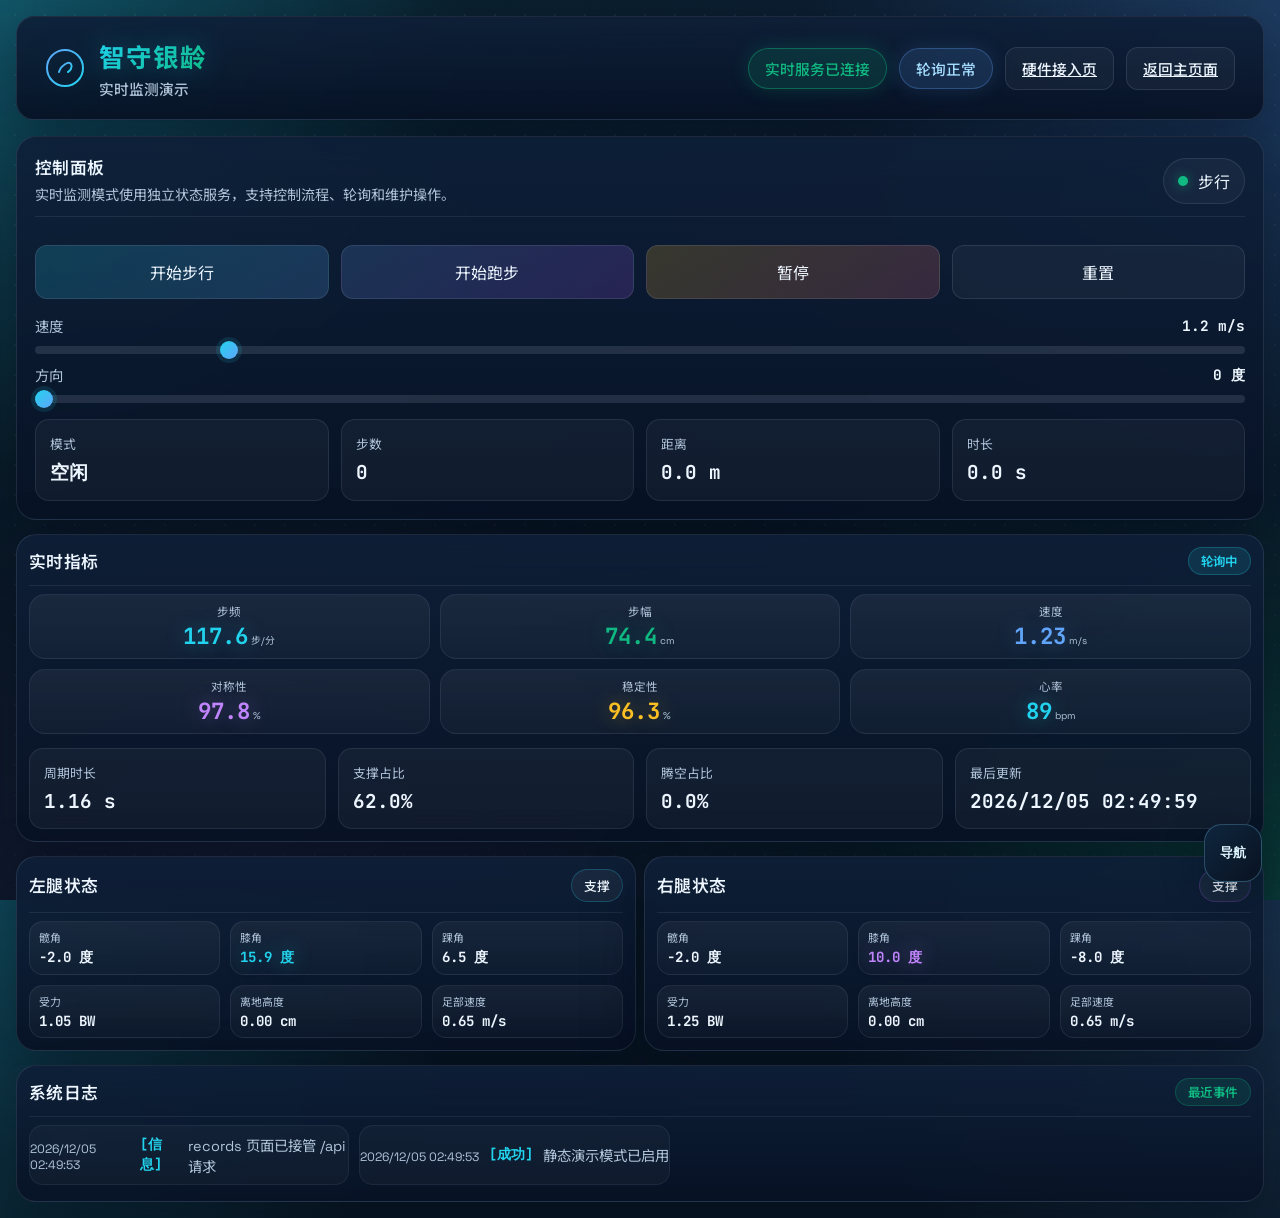
<file: records/realtime.html>
<!DOCTYPE html>
<html lang="zh-CN">
<head>
    <meta charset="UTF-8">
    <meta name="viewport" content="width=device-width, initial-scale=1.0">
    <title>实时监测 · 智守银龄</title>
    <meta name="description" content="步态实时监测与控制面板，支持步行/跑步模式切换、方向速度控制与实时指标更新。">
    <link rel="stylesheet" href="./static/css/style.css?v=20260421a">
</head>
<body>
    <div class="dot-grid"></div>
    <div class="bg-mesh"></div>

    <div class="container realtime-shell">
        <header class="header glass-dark">
            <div class="logo">
                <svg width="40" height="40" viewBox="0 0 40 40" aria-hidden="true">
                    <defs>
                        <linearGradient id="realtime-logo-gradient" x1="0%" y1="0%" x2="100%" y2="100%">
                            <stop offset="0%" style="stop-color:#60a5fa"/>
                            <stop offset="100%" style="stop-color:#22d3ee"/>
                        </linearGradient>
                    </defs>
                    <circle cx="20" cy="20" r="18" fill="none" stroke="url(#realtime-logo-gradient)" stroke-width="2"/>
                    <path d="M14 24c2-7 10-11 12-8 2 3-1 7-3 8" stroke="url(#realtime-logo-gradient)" stroke-width="2" stroke-linecap="round" fill="none"/>
                    <path d="M18 11h4" stroke="url(#realtime-logo-gradient)" stroke-width="2" stroke-linecap="round"/>
                </svg>
                <div class="logo-text">
                    <span class="logo-title">智守银龄</span>
                    <span class="logo-subtitle">实时监测演示</span>
                </div>
            </div>

            <div class="header-actions">
                <div class="pill pill-phase" id="connection-pill">正在连接服务</div>
                <div class="pill pill-live" id="health-pill">系统启动中</div>
                <a href="./ngimu.html" class="tool-btn">硬件接入页</a>
                <a href="./index.html" class="tool-btn">返回主页面</a>
            </div>
        </header>

        <div class="realtime-layout">
            <section class="glass-card realtime-control-card">
                <div class="card-header card-header-wide">
                    <div>
                        <h3>控制面板</h3>
                        <p class="card-copy">实时监测模式使用独立状态服务，支持控制流程、轮询和维护操作。</p>
                    </div>
                    <div class="realtime-mode-pill">
                        <span class="status-indicator-dot" id="status-indicator"></span>
                        <span id="current-activity">空闲</span>
                    </div>
                </div>

                <div class="realtime-actions">
                    <button type="button" class="control-button primary" id="btn-walk">开始步行</button>
                    <button type="button" class="control-button accent" id="btn-run">开始跑步</button>
                    <button type="button" class="control-button warning" id="btn-stop">暂停</button>
                    <button type="button" class="control-button" id="btn-reset">重置</button>
                </div>

                <div class="slider-stack">
                    <label class="slider-block" for="speed-slider">
                        <span>速度</span>
                        <strong id="speed-value">1.2 m/s</strong>
                    </label>
                    <input type="range" id="speed-slider" min="0.5" max="5.0" step="0.1" value="1.2">

                    <label class="slider-block" for="direction-slider">
                        <span>方向</span>
                        <strong id="direction-value">0 度</strong>
                    </label>
                    <input type="range" id="direction-slider" min="0" max="360" step="5" value="0">
                </div>

                <div class="stat-grid">
                    <div class="stat-box">
                        <span>模式</span>
                        <strong id="current-mode">空闲</strong>
                    </div>
                    <div class="stat-box">
                        <span>步数</span>
                        <strong id="step-count">0</strong>
                    </div>
                    <div class="stat-box">
                        <span>距离</span>
                        <strong id="distance">0.0 m</strong>
                    </div>
                    <div class="stat-box">
                        <span>时长</span>
                        <strong id="duration">0.0 s</strong>
                    </div>
                </div>
            </section>

            <section class="glass-card compact">
                <div class="card-header row-header">
                    <h3>实时指标</h3>
                    <span class="badge badge-cyan">轮询中</span>
                </div>
                <div class="gait-metrics metrics-six">
                    <div class="metric-item">
                        <div class="metric-label">步频</div>
                        <div><span class="metric-value neon-text-cyan" id="metric-cadence">0.0</span><span class="metric-unit">步/分</span></div>
                    </div>
                    <div class="metric-item">
                        <div class="metric-label">步幅</div>
                        <div><span class="metric-value neon-text-emerald" id="metric-stride">0.0</span><span class="metric-unit">cm</span></div>
                    </div>
                    <div class="metric-item">
                        <div class="metric-label">速度</div>
                        <div><span class="metric-value neon-text-blue" id="metric-speed">0.00</span><span class="metric-unit">m/s</span></div>
                    </div>
                    <div class="metric-item">
                        <div class="metric-label">对称性</div>
                        <div><span class="metric-value neon-text-purple" id="metric-symmetry">0.0</span><span class="metric-unit">%</span></div>
                    </div>
                    <div class="metric-item">
                        <div class="metric-label">稳定性</div>
                        <div><span class="metric-value neon-text-amber" id="metric-stability">0.0</span><span class="metric-unit">%</span></div>
                    </div>
                    <div class="metric-item">
                        <div class="metric-label">心率</div>
                        <div><span class="metric-value neon-text-cyan" id="metric-heart">0</span><span class="metric-unit">bpm</span></div>
                    </div>
                </div>

                <div class="mini-stat-grid">
                    <div class="mini-stat">
                        <span>周期时长</span>
                        <strong id="metric-cycle">0.00 s</strong>
                    </div>
                    <div class="mini-stat">
                        <span>支撑占比</span>
                        <strong id="metric-stance">0.0%</strong>
                    </div>
                    <div class="mini-stat">
                        <span>腾空占比</span>
                        <strong id="metric-flight">0.0%</strong>
                    </div>
                    <div class="mini-stat">
                        <span>最后更新</span>
                        <strong id="last-updated">--</strong>
                    </div>
                </div>
            </section>

            <div class="panel-grid panel-grid-two">
                <section class="glass-card compact leg-card">
                    <div class="card-header row-header">
                        <h3>左腿状态</h3>
                        <span class="state-chip state-left" id="left-phase">--</span>
                    </div>
                    <div class="leg-metric-grid">
                        <div class="sensor-item">
                            <div class="sensor-label">髋角</div>
                            <div class="sensor-angle" id="left-hip">0.0 度</div>
                        </div>
                        <div class="sensor-item">
                            <div class="sensor-label">膝角</div>
                            <div class="sensor-angle neon-text-cyan" id="left-knee">0.0 度</div>
                        </div>
                        <div class="sensor-item">
                            <div class="sensor-label">踝角</div>
                            <div class="sensor-angle" id="left-ankle">0.0 度</div>
                        </div>
                        <div class="sensor-item">
                            <div class="sensor-label">受力</div>
                            <div class="sensor-angle" id="left-force">0.00 BW</div>
                        </div>
                        <div class="sensor-item">
                            <div class="sensor-label">离地高度</div>
                            <div class="sensor-angle" id="left-clearance">0.00 cm</div>
                        </div>
                        <div class="sensor-item">
                            <div class="sensor-label">足部速度</div>
                            <div class="sensor-angle" id="left-foot-speed">0.00 m/s</div>
                        </div>
                    </div>
                </section>

                <section class="glass-card compact leg-card">
                    <div class="card-header row-header">
                        <h3>右腿状态</h3>
                        <span class="state-chip state-right" id="right-phase">--</span>
                    </div>
                    <div class="leg-metric-grid">
                        <div class="sensor-item">
                            <div class="sensor-label">髋角</div>
                            <div class="sensor-angle" id="right-hip">0.0 度</div>
                        </div>
                        <div class="sensor-item">
                            <div class="sensor-label">膝角</div>
                            <div class="sensor-angle neon-text-purple" id="right-knee">0.0 度</div>
                        </div>
                        <div class="sensor-item">
                            <div class="sensor-label">踝角</div>
                            <div class="sensor-angle" id="right-ankle">0.0 度</div>
                        </div>
                        <div class="sensor-item">
                            <div class="sensor-label">受力</div>
                            <div class="sensor-angle" id="right-force">0.00 BW</div>
                        </div>
                        <div class="sensor-item">
                            <div class="sensor-label">离地高度</div>
                            <div class="sensor-angle" id="right-clearance">0.00 cm</div>
                        </div>
                        <div class="sensor-item">
                            <div class="sensor-label">足部速度</div>
                            <div class="sensor-angle" id="right-foot-speed">0.00 m/s</div>
                        </div>
                    </div>
                </section>
            </div>

            <section class="glass-card compact">
                <div class="card-header row-header">
                    <h3>系统日志</h3>
                    <span class="badge badge-emerald">最近事件</span>
                </div>
                <div class="status-log" id="status-log"></div>
            </section>
        </div>
    </div>

    <script>
        window.REALTIME_APP_CONFIG = {
            apiBase: "/api/realtime"
        };
    </script>
    <script src="../shared/site-shell.js"></script>
    <script src="./static/js/mock-api-static.js?v=20260421c"></script>
    <script src="./static/js/realtime.js?v=20260419c"></script>
</body>
</html>
</file>
<file: elder/static/css/style.css>
:root {
  --font-scale: 1.12;
  --bg: #f5f8ff;
  --bg-band: #eef4ff;
  --surface: rgba(255, 255, 255, 0.9);
  --surface-strong: #ffffff;
  --surface-muted: #eef4ff;
  --border: rgba(29, 41, 57, 0.1);
  --text: #17233d;
  --text-muted: #667085;
  --text-soft: #8a96a8;
  --primary: #2b7cff;
  --primary-deep: #175cd3;
  --teal: #16a085;
  --teal-deep: #0e7c6f;
  --warm: #ff8a3d;
  --danger: #ff4d6d;
  --purple: #725cff;
  --shadow: 0 18px 48px rgba(34, 76, 120, 0.12);
  --shadow-soft: 0 10px 28px rgba(34, 76, 120, 0.1);
  --radius: 24px;
  --nav-height: 86px;
  font-size: calc(16px * var(--font-scale));
}

* {
  box-sizing: border-box;
}

html,
body {
  min-height: 100%;
}

body {
  margin: 0;
  color: var(--text);
  background:
    linear-gradient(135deg, rgba(234, 246, 255, 0.92), rgba(247, 240, 255, 0.9) 52%, rgba(255, 251, 240, 0.95)),
    var(--bg);
  font-family: "Microsoft YaHei", "PingFang SC", "Noto Sans SC", system-ui, sans-serif;
  letter-spacing: 0;
}

body.is-contrast {
  --bg: #ffffff;
  --bg-band: #f5f7fb;
  --surface: #ffffff;
  --surface-strong: #ffffff;
  --surface-muted: #f2f5f9;
  --border: rgba(15, 23, 42, 0.26);
  --text: #07111f;
  --text-muted: #27364d;
  --text-soft: #475467;
  --shadow: 0 14px 34px rgba(15, 23, 42, 0.12);
  background: #ffffff;
}

body.is-simple .advanced-only {
  display: none !important;
}

button,
input {
  font: inherit;
}

button {
  cursor: pointer;
}

button:focus-visible,
a:focus-visible,
input:focus-visible {
  outline: 3px solid rgba(43, 124, 255, 0.36);
  outline-offset: 3px;
}

.icon-sprite {
  display: none;
}

.ui-icon {
  width: 1.16em;
  height: 1.16em;
  flex: none;
  fill: none;
  stroke: currentColor;
  stroke-width: 2;
  stroke-linecap: round;
  stroke-linejoin: round;
}

.app-shell {
  width: min(1440px, calc(100% - 28px));
  min-height: 100vh;
  margin: 0 auto;
  padding: 16px 0 calc(var(--nav-height) + 22px);
}

.topbar {
  position: sticky;
  top: 12px;
  z-index: 40;
  display: grid;
  grid-template-columns: minmax(260px, 1fr) auto auto;
  align-items: center;
  gap: 16px;
  margin-bottom: 18px;
}

.panel {
  border: 1px solid var(--border);
  border-radius: var(--radius);
  background: var(--surface);
  box-shadow: var(--shadow);
  backdrop-filter: blur(18px);
}

.brand {
  display: flex;
  align-items: center;
  gap: 14px;
  min-width: 0;
}

.brand-mark,
.icon-badge,
.tile-icon {
  display: inline-grid;
  place-items: center;
  border-radius: 18px;
}

.brand-mark {
  width: 58px;
  height: 58px;
  color: #ffffff;
  background: linear-gradient(135deg, var(--primary), var(--teal));
  box-shadow: 0 12px 26px rgba(43, 124, 255, 0.22);
}

.brand-copy {
  min-width: 0;
}

.brand-copy h1,
.screen-head h2,
.panel h3 {
  margin: 0;
  color: var(--text);
  line-height: 1.18;
}

.brand-copy h1 {
  font-size: 1.55rem;
  font-weight: 900;
}

.brand-copy p,
.screen-copy,
.card-copy,
.panel p {
  margin: 0;
  color: var(--text-muted);
  line-height: 1.65;
}

.eyebrow,
.screen-kicker,
.mini-label {
  margin: 0 0 4px;
  color: var(--primary-deep);
  font-size: 0.78rem;
  font-weight: 900;
}

.status-cluster,
.top-actions,
.screen-actions,
.chip-row,
.modal-actions {
  display: flex;
  align-items: center;
  gap: 10px;
  flex-wrap: wrap;
}

.status-cluster {
  justify-content: flex-end;
}

.status-chip,
.live-badge,
.count-pill,
.soft-chip {
  display: inline-flex;
  align-items: center;
  gap: 8px;
  min-height: 34px;
  padding: 7px 12px;
  border-radius: 999px;
  color: var(--primary-deep);
  background: rgba(43, 124, 255, 0.1);
  border: 1px solid rgba(43, 124, 255, 0.16);
  font-size: 0.82rem;
  font-weight: 850;
  white-space: nowrap;
}

.status-chip.subtle,
.soft-chip {
  color: var(--text-muted);
  background: rgba(102, 112, 133, 0.08);
  border-color: rgba(102, 112, 133, 0.12);
}

.status-chip[data-tone="success"],
.live-badge,
.icon-badge.success {
  color: var(--teal-deep);
  background: rgba(22, 160, 133, 0.12);
  border-color: rgba(22, 160, 133, 0.2);
}

.status-chip[data-tone="warn"],
.live-badge.warm {
  color: #ab4f00;
  background: rgba(255, 138, 61, 0.14);
  border-color: rgba(255, 138, 61, 0.24);
}

.toolbar-btn,
.small-link,
.call-button,
.nav-btn,
.action-tile,
.icon-only {
  border: 0;
  color: var(--text);
  background: transparent;
}

.toolbar-btn,
.small-link,
.call-button {
  display: inline-flex;
  align-items: center;
  justify-content: center;
  gap: 8px;
  min-height: 48px;
  padding: 0 16px;
  border-radius: 16px;
  border: 1px solid var(--border);
  background: var(--surface-strong);
  box-shadow: var(--shadow-soft);
  font-weight: 900;
  text-decoration: none;
}

.toolbar-btn.primary,
.call-button {
  color: #ffffff;
  border-color: transparent;
  background: linear-gradient(135deg, var(--primary), var(--teal));
}

.toolbar-btn.secondary {
  box-shadow: none;
  background: rgba(255, 255, 255, 0.72);
}

.toolbar-btn.danger,
.call-button {
  background: linear-gradient(135deg, var(--danger), var(--warm));
}

.small-link {
  min-height: 40px;
  padding: 0 12px;
  border-radius: 14px;
  color: var(--primary-deep);
}

.icon-only {
  width: 42px;
  height: 42px;
  border-radius: 999px;
  background: var(--surface-muted);
  font-size: 1.35rem;
}

.app-main {
  display: block;
}

.screen {
  display: none;
  gap: 16px;
}

.screen.is-active {
  display: grid;
}

.screen-head {
  display: flex;
  align-items: flex-end;
  justify-content: space-between;
  gap: 18px;
  padding: 4px 2px;
}

.screen-head h2 {
  font-size: 1.75rem;
  font-weight: 950;
}

.hero-grid,
.grid-two {
  display: grid;
  grid-template-columns: minmax(0, 1.35fr) minmax(320px, 0.85fr);
  gap: 16px;
}

.hero-panel,
.session-panel,
.gait-score-panel,
.emergency-panel,
.help-panel {
  display: flex;
  align-items: center;
  justify-content: space-between;
  gap: 22px;
  padding: 22px;
}

.hero-panel,
.session-panel,
.gait-score-panel {
  background:
    linear-gradient(135deg, rgba(43, 124, 255, 0.95), rgba(114, 92, 255, 0.9) 52%, rgba(255, 138, 61, 0.92));
  color: #ffffff;
  border-color: rgba(255, 255, 255, 0.3);
}

.hero-panel h3,
.hero-panel p,
.session-panel h3,
.session-panel p,
.gait-score-panel h3,
.gait-score-panel p,
.hero-panel .mini-label,
.gait-score-panel .mini-label {
  color: #ffffff;
}

.hero-panel h3,
.session-panel h3,
.gait-score-panel h3 {
  margin: 14px 0 8px;
  font-size: 1.65rem;
  font-weight: 950;
}

.hero-copy,
.session-copy {
  min-width: 0;
}

.stat-row {
  display: grid;
  grid-template-columns: repeat(3, minmax(0, 1fr));
  gap: 10px;
  margin-top: 18px;
}

.stat-row > div,
.metric-card,
.balance-card {
  min-width: 0;
  padding: 14px;
  border-radius: 18px;
  border: 1px solid rgba(255, 255, 255, 0.2);
  background: rgba(255, 255, 255, 0.17);
}

.stat-row span,
.metric-card span,
.balance-card span {
  display: block;
  margin-bottom: 4px;
  color: rgba(255, 255, 255, 0.82);
  font-size: 0.82rem;
  font-weight: 700;
}

.stat-row strong,
.metric-card strong,
.balance-card strong {
  display: block;
  color: #ffffff;
  font-size: 1.35rem;
  line-height: 1.15;
  font-weight: 950;
  overflow-wrap: anywhere;
}

.status-panel,
.panel {
  padding: 18px;
}

.section-title-row {
  display: flex;
  align-items: center;
  justify-content: space-between;
  gap: 12px;
  margin-bottom: 14px;
}

.section-title-row h3 {
  font-size: 1.18rem;
  font-weight: 950;
}

.icon-badge {
  width: 52px;
  height: 52px;
}

.icon-badge.blue {
  color: var(--primary-deep);
  background: rgba(43, 124, 255, 0.12);
}

.icon-badge.success {
  border: 1px solid rgba(22, 160, 133, 0.2);
}

.icon-badge.warm {
  color: #ab4f00;
  background: rgba(255, 138, 61, 0.14);
  border: 1px solid rgba(255, 138, 61, 0.24);
}

.icon-badge.danger {
  color: #b42318;
  background: rgba(255, 77, 109, 0.14);
  border: 1px solid rgba(255, 77, 109, 0.24);
}

.device-list,
.stack-list,
.contact-grid {
  display: grid;
  gap: 10px;
}

.stack-list.compact {
  gap: 8px;
}

.device-grid {
  grid-template-columns: repeat(3, minmax(0, 1fr));
}

.device-row,
.reminder-card,
.history-card,
.sensor-row,
.record-card,
.contact-card,
.summary-bullet,
.guidance-row {
  display: flex;
  align-items: center;
  gap: 12px;
  min-width: 0;
  padding: 12px;
  border-radius: 18px;
  border: 1px solid var(--border);
  background: var(--surface-strong);
}

.device-row {
  align-items: stretch;
  flex-direction: column;
}

.device-row strong,
.sensor-row strong,
.record-card strong,
.contact-card strong,
.summary-bullet strong,
.guidance-row strong {
  color: var(--text);
}

.device-row small,
.reminder-card small,
.history-card small,
.record-card small,
.contact-card small,
.summary-bullet small,
.guidance-row small,
.toggle-row small {
  display: block;
  margin-top: 3px;
  color: var(--text-muted);
  line-height: 1.45;
}

.list-main {
  min-width: 0;
  flex: 1 1 auto;
}

.device-meter,
.bar,
.progress-line {
  overflow: hidden;
  height: 10px;
  border-radius: 999px;
  background: rgba(102, 112, 133, 0.13);
}

.device-meter span,
.bar span,
.progress-line span {
  display: block;
  height: 100%;
  width: 0;
  border-radius: inherit;
  background: linear-gradient(90deg, var(--primary), var(--teal));
}

.bar.warm span {
  background: linear-gradient(90deg, var(--warm), var(--danger));
}

.action-tile-grid {
  display: grid;
  grid-template-columns: repeat(3, minmax(0, 1fr));
  gap: 14px;
}

.action-tile {
  display: flex;
  align-items: center;
  gap: 14px;
  min-height: 116px;
  padding: 16px;
  text-align: left;
  border-radius: 22px;
  border: 1px solid var(--border);
  background: var(--surface);
  box-shadow: var(--shadow-soft);
}

.action-tile strong {
  display: block;
  color: var(--text);
  font-size: 1.05rem;
  font-weight: 950;
}

.action-tile small {
  color: var(--text-muted);
  line-height: 1.45;
}

.tile-icon {
  width: 58px;
  height: 58px;
  color: #ffffff;
}

.tile-icon.blue {
  background: linear-gradient(135deg, var(--primary), #60a5fa);
}

.tile-icon.teal {
  background: linear-gradient(135deg, var(--teal), #55efc4);
}

.tile-icon.warm {
  background: linear-gradient(135deg, var(--warm), var(--danger));
}

.progress-ring {
  --value: 0;
  --ring-color: #76ffca;
  position: relative;
  display: grid;
  place-items: center;
  width: 142px;
  aspect-ratio: 1;
  border-radius: 999px;
  color: var(--text);
  background:
    conic-gradient(var(--ring-color) calc(var(--value) * 1turn), rgba(255, 255, 255, 0.24) 0),
    rgba(255, 255, 255, 0.2);
}

.progress-ring::before {
  content: "";
  position: absolute;
  inset: 14px;
  border-radius: inherit;
  background: rgba(255, 255, 255, 0.96);
}

.progress-ring span {
  position: relative;
  z-index: 1;
  color: var(--primary-deep);
  font-size: 2rem;
  line-height: 1;
  font-weight: 950;
}

.progress-ring.dark {
  --ring-color: #76ffca;
}

.ring-wrap {
  display: grid;
  justify-items: center;
  gap: 8px;
  flex: none;
}

.ring-wrap small {
  color: rgba(255, 255, 255, 0.9);
  font-weight: 850;
  text-align: center;
}

.status-panel .ring-wrap small,
.panel:not(.hero-panel):not(.session-panel):not(.gait-score-panel) .ring-wrap small {
  color: var(--text-muted);
}

.metric-grid {
  display: grid;
  grid-template-columns: repeat(2, minmax(0, 1fr));
  gap: 12px;
}

.metric-card {
  border-color: var(--border);
  background: var(--surface-muted);
}

.metric-card span,
.balance-card span {
  color: var(--text-muted);
}

.metric-card strong,
.balance-card strong {
  color: var(--text);
}

.session-panel {
  background: linear-gradient(135deg, #17233d, var(--primary));
}

.gait-score-panel {
  background: linear-gradient(135deg, var(--teal), var(--primary));
}

.risk-panel .stack-list {
  margin-top: 12px;
}

.segmented {
  padding: 5px;
  border-radius: 18px;
  background: var(--surface);
  border: 1px solid var(--border);
}

.segmented button {
  min-height: 42px;
  padding: 0 14px;
  border: 0;
  border-radius: 14px;
  background: transparent;
  color: var(--text-muted);
  font-weight: 900;
}

.segmented button.is-active {
  color: #ffffff;
  background: var(--primary);
}

.balance-grid {
  display: grid;
  grid-template-columns: repeat(2, minmax(0, 1fr));
  gap: 12px;
}

.balance-card {
  border-color: var(--border);
  background: var(--surface-muted);
}

.balance-card .bar {
  margin-top: 10px;
}

.chart-wrap {
  position: relative;
  min-height: 250px;
  overflow: hidden;
  border-radius: 18px;
  background: var(--surface-muted);
  border: 1px solid var(--border);
}

.chart-wrap canvas {
  display: block;
  width: 100%;
  height: 250px;
}

.emergency-panel {
  color: #ffffff;
  background: linear-gradient(135deg, var(--danger), var(--warm));
  border-color: rgba(255, 255, 255, 0.28);
}

.emergency-panel h3,
.emergency-panel p {
  color: #ffffff;
}

.call-button {
  min-height: 60px;
  padding: 0 20px;
  background: #ffffff;
  color: var(--danger);
}

.toggle-row {
  display: flex;
  align-items: center;
  justify-content: space-between;
  gap: 14px;
  min-height: 76px;
  padding: 14px;
  border-radius: 18px;
  border: 1px solid var(--border);
  background: var(--surface-strong);
}

.toggle-row span {
  min-width: 0;
}

.toggle-row strong {
  display: block;
  color: var(--text);
  font-weight: 950;
}

.toggle-row input[type="checkbox"] {
  appearance: none;
  width: 58px;
  height: 34px;
  border-radius: 999px;
  flex: none;
  background: #d6dde9;
  border: 1px solid rgba(102, 112, 133, 0.25);
  position: relative;
  transition: background 0.2s ease;
}

.toggle-row input[type="checkbox"]::after {
  content: "";
  position: absolute;
  top: 4px;
  left: 4px;
  width: 24px;
  height: 24px;
  border-radius: 999px;
  background: #ffffff;
  box-shadow: 0 4px 10px rgba(15, 23, 42, 0.18);
  transition: transform 0.2s ease;
}

.toggle-row input[type="checkbox"]:checked {
  background: var(--primary);
}

.toggle-row input[type="checkbox"]:checked::after {
  transform: translateX(24px);
}

.contact-grid {
  grid-template-columns: repeat(3, minmax(0, 1fr));
}

.contact-card {
  align-items: flex-start;
  justify-content: space-between;
}

.contact-card .contact-main {
  display: flex;
  gap: 12px;
  min-width: 0;
}

.contact-avatar,
.list-icon {
  display: grid;
  place-items: center;
  width: 48px;
  height: 48px;
  flex: none;
  border-radius: 16px;
  color: var(--primary-deep);
  background: rgba(43, 124, 255, 0.12);
}

.contact-actions {
  display: grid;
  gap: 6px;
  justify-items: end;
}

.range-control {
  width: 100%;
  height: 10px;
  margin: 18px 0 10px;
  border-radius: 999px;
  appearance: none;
  background: rgba(102, 112, 133, 0.18);
}

.range-control::-webkit-slider-thumb {
  appearance: none;
  width: 28px;
  height: 28px;
  border-radius: 999px;
  background: var(--primary);
  box-shadow: 0 0 0 7px rgba(43, 124, 255, 0.12);
}

.range-control::-moz-range-thumb {
  width: 28px;
  height: 28px;
  border: 0;
  border-radius: 999px;
  background: var(--primary);
  box-shadow: 0 0 0 7px rgba(43, 124, 255, 0.12);
}

.range-caption {
  display: flex;
  justify-content: space-between;
  color: var(--text-muted);
  font-weight: 800;
  font-size: 0.84rem;
}

.font-preview {
  margin-top: 16px;
  padding: 16px;
  border-radius: 18px;
  color: var(--text);
  background: var(--surface-muted);
  font-weight: 900;
  line-height: 1.5;
}

.help-panel {
  justify-content: flex-start;
  align-items: flex-start;
}

.bottom-nav {
  position: fixed;
  left: 50%;
  bottom: 14px;
  z-index: 60;
  width: min(720px, calc(100% - 28px));
  min-height: var(--nav-height);
  display: grid;
  grid-template-columns: repeat(5, minmax(0, 1fr));
  gap: 8px;
  padding: 10px;
  border: 1px solid var(--border);
  border-radius: 26px;
  background: rgba(255, 255, 255, 0.94);
  box-shadow: 0 18px 46px rgba(34, 76, 120, 0.18);
  transform: translateX(-50%);
  backdrop-filter: blur(18px);
}

body.is-contrast .bottom-nav {
  background: #ffffff;
}

.nav-btn {
  display: grid;
  place-items: center;
  gap: 4px;
  min-width: 0;
  min-height: 64px;
  border-radius: 20px;
  color: var(--text-muted);
  font-size: 0.82rem;
  font-weight: 900;
}

.nav-btn.is-active {
  color: var(--primary-deep);
  background: rgba(43, 124, 255, 0.12);
}

.modal-backdrop {
  position: fixed;
  inset: 0;
  z-index: 80;
  background: rgba(15, 23, 42, 0.34);
  backdrop-filter: blur(6px);
}

.modal {
  position: fixed;
  inset: auto 16px 16px 16px;
  z-index: 90;
  display: none;
  justify-content: center;
  pointer-events: none;
}

.modal.is-open {
  display: flex;
}

.modal-panel {
  width: min(620px, 100%);
  max-height: min(84vh, 760px);
  overflow: auto;
  padding: 18px;
  border-radius: 24px;
  border: 1px solid var(--border);
  background: var(--surface-strong);
  box-shadow: 0 28px 76px rgba(15, 23, 42, 0.24);
  pointer-events: auto;
}

.form-field {
  display: grid;
  gap: 8px;
  margin-bottom: 12px;
  color: var(--text-muted);
  font-weight: 900;
}

.form-field input {
  min-height: 52px;
  border: 1px solid var(--border);
  border-radius: 16px;
  color: var(--text);
  background: var(--surface-muted);
  padding: 0 14px;
}

.modal-actions {
  justify-content: flex-end;
  margin-top: 16px;
}

.report-summary {
  display: grid;
  gap: 12px;
}

.toast-zone {
  position: fixed;
  top: 88px;
  right: 18px;
  z-index: 120;
  display: grid;
  gap: 10px;
  width: min(360px, calc(100% - 36px));
  pointer-events: none;
}

.toast {
  padding: 14px 16px;
  border-radius: 18px;
  color: #ffffff;
  background: var(--text);
  box-shadow: 0 16px 36px rgba(15, 23, 42, 0.22);
  font-weight: 850;
}

.toast.success {
  background: var(--teal-deep);
}

.toast.warn {
  background: #a94700;
}

.toast.danger {
  background: #b42318;
}

@media (max-width: 1180px) {
  .topbar {
    grid-template-columns: 1fr;
  }

  .status-cluster,
  .top-actions {
    justify-content: flex-start;
  }

  .hero-grid,
  .grid-two,
  .contact-grid {
    grid-template-columns: 1fr;
  }
}

@media (max-width: 780px) {
  :root {
    --nav-height: 82px;
  }

  .app-shell {
    width: min(100% - 18px, 760px);
    padding-top: 10px;
  }

  .topbar {
    top: 8px;
    padding: 14px;
  }

  .brand-mark {
    width: 52px;
    height: 52px;
  }

  .screen-head {
    align-items: flex-start;
    flex-direction: column;
  }

  .screen-actions,
  .top-actions {
    width: 100%;
  }

  .toolbar-btn {
    flex: 1 1 150px;
  }

  .hero-panel,
  .session-panel,
  .gait-score-panel,
  .emergency-panel,
  .help-panel {
    align-items: flex-start;
    flex-direction: column;
  }

  .stat-row,
  .metric-grid,
  .device-grid,
  .action-tile-grid,
  .balance-grid {
    grid-template-columns: 1fr;
  }

  .bottom-nav {
    bottom: 8px;
    width: calc(100% - 16px);
    border-radius: 22px;
  }

  .nav-btn {
    min-height: 60px;
    font-size: 0.72rem;
  }

  .progress-ring {
    width: 128px;
  }

  .toast-zone {
    top: 12px;
    right: 9px;
    width: calc(100% - 18px);
  }
}

@media (prefers-reduced-motion: reduce) {
  *,
  *::before,
  *::after {
    transition-duration: 0.01ms !important;
    animation-duration: 0.01ms !important;
    scroll-behavior: auto !important;
  }
}
</file>
<file: records/static/css/style.css>
@import url("https://fonts.googleapis.com/css2?family=JetBrains+Mono:wght@500;700&family=Noto+Sans+SC:wght@400;500;700&family=Space+Grotesk:wght@400;500;700&display=swap");

* {
    margin: 0;
    padding: 0;
    box-sizing: border-box;
}

:root {
    --bg-primary: #091724;
    --bg-panel: rgba(12, 28, 50, 0.9);
    --bg-panel-soft: rgba(255, 255, 255, 0.06);
    --glass-border: rgba(148, 163, 184, 0.16);
    --text-primary: #edf6ff;
    --text-secondary: #b1c5da;
    --cyan: #22d3ee;
    --emerald: #10b981;
    --blue: #60a5fa;
    --purple: #c084fc;
    --amber: #fbbf24;
    --rose: #fb7185;
    --panel-shadow: 0 18px 54px rgba(3, 8, 20, 0.38);
}

html,
body {
    height: 100%;
}

body {
    min-height: 100vh;
    overflow: hidden;
    position: relative;
    font-family: "Space Grotesk", "Noto Sans SC", sans-serif;
    color: var(--text-primary);
    background:
        radial-gradient(circle at top left, rgba(34, 211, 238, 0.26), transparent 30%),
        radial-gradient(circle at top right, rgba(96, 165, 250, 0.2), transparent 30%),
        radial-gradient(circle at bottom right, rgba(16, 185, 129, 0.17), transparent 26%),
        #091724;
}

.dot-grid {
    position: fixed;
    inset: 0;
    pointer-events: none;
    background-image: radial-gradient(circle, rgba(255, 255, 255, 0.06) 1px, transparent 1px);
    background-size: 30px 30px;
    mask-image: linear-gradient(to bottom, rgba(0, 0, 0, 0.95), rgba(0, 0, 0, 0.42));
    z-index: 0;
}

.bg-mesh {
    position: fixed;
    inset: 0;
    pointer-events: none;
    background-image:
        radial-gradient(at 0% 0%, rgba(34, 211, 238, 0.1) 0px, transparent 50%),
        radial-gradient(at 100% 12%, rgba(59, 130, 246, 0.12) 0px, transparent 48%),
        radial-gradient(at 100% 100%, rgba(16, 185, 129, 0.08) 0px, transparent 42%),
        radial-gradient(at 20% 100%, rgba(168, 85, 247, 0.08) 0px, transparent 38%);
    z-index: 0;
}

.container {
    position: relative;
    z-index: 1;
    height: 100vh;
    max-width: 1880px;
    margin: 0 auto;
    padding: 16px;
    display: flex;
    flex-direction: column;
    gap: 16px;
    transition: padding-right 0.32s ease;
}

.container.has-side-panel {
    padding-right: 376px;
}

.glass-dark,
.glass-card {
    border: 1px solid var(--glass-border);
    background: linear-gradient(180deg, rgba(14, 31, 56, 0.9), rgba(8, 18, 37, 0.92));
    backdrop-filter: blur(18px);
    box-shadow: var(--panel-shadow);
}

.glass-dark {
    border-radius: 18px;
}

.glass-card {
    border-radius: 20px;
    padding: 18px;
    box-shadow: 0 20px 60px rgba(3, 8, 20, 0.4);
}

.glass-card.compact {
    padding: 12px;
}

.header {
    display: flex;
    align-items: center;
    justify-content: space-between;
    gap: 20px;
    padding: 20px 28px;
    flex: 0 0 auto;
}

.logo {
    display: flex;
    align-items: center;
    gap: 14px;
    min-width: 0;
}

.logo svg {
    flex: none;
    filter: drop-shadow(0 0 18px rgba(34, 211, 238, 0.16));
}

.logo-text {
    display: flex;
    flex-direction: column;
    gap: 4px;
}

.logo-title {
    font-size: 1.6rem;
    font-weight: 700;
    letter-spacing: 0.04em;
    background: linear-gradient(135deg, var(--cyan), var(--emerald));
    -webkit-background-clip: text;
    background-clip: text;
    -webkit-text-fill-color: transparent;
    text-shadow: 0 0 30px rgba(34, 211, 238, 0.3);
}

.logo-subtitle {
    color: var(--text-secondary);
    font-size: 0.92rem;
    font-weight: 500;
}

.header-actions {
    display: flex;
    align-items: center;
    justify-content: flex-end;
    gap: 12px;
    flex-wrap: wrap;
}

.pill {
    display: inline-flex;
    align-items: center;
    gap: 8px;
    padding: 9px 16px;
    border-radius: 999px;
    font-size: 0.92rem;
    font-weight: 500;
    border: 1px solid transparent;
    white-space: nowrap;
    transition: all 0.3s ease;
}

.pill-live {
    background: rgba(16, 185, 129, 0.15);
    border-color: rgba(16, 185, 129, 0.4);
    color: var(--emerald);
    box-shadow: 0 0 20px rgba(16, 185, 129, 0.2);
}

.pill-warning {
    background: rgba(245, 158, 11, 0.15);
    border-color: rgba(245, 158, 11, 0.4);
    color: var(--amber);
    box-shadow: 0 0 20px rgba(245, 158, 11, 0.2);
}

.pill-idle,
.pill-phase {
    background: rgba(96, 165, 250, 0.15);
    border-color: rgba(96, 165, 250, 0.3);
    color: #a5ddff;
    box-shadow: 0 0 20px rgba(96, 165, 250, 0.15);
}

.activity-switch {
    display: flex;
    align-items: center;
    gap: 8px;
    padding: 5px;
    border-radius: 999px;
    background: rgba(255, 255, 255, 0.04);
    border: 1px solid rgba(148, 163, 184, 0.16);
}

.param-controls {
    display: flex;
    align-items: center;
    gap: 12px;
    padding: 8px 12px;
    border-radius: 12px;
    background: rgba(255, 255, 255, 0.04);
    border: 1px solid rgba(148, 163, 184, 0.16);
}

.param-group {
    display: flex;
    align-items: center;
    gap: 6px;
}

.param-group label {
    font-size: 0.85rem;
    color: var(--text-secondary);
    white-space: nowrap;
}

.param-group input[type="number"] {
    width: 70px;
    padding: 6px 10px;
    border-radius: 8px;
    border: 1px solid rgba(148, 163, 184, 0.2);
    background: rgba(0, 0, 0, 0.3);
    color: var(--text-primary);
    font-size: 0.9rem;
    font-family: "JetBrains Mono", monospace;
}

.param-group input[type="number"]:focus {
    outline: none;
    border-color: var(--cyan);
    box-shadow: 0 0 0 2px rgba(34, 211, 238, 0.1);
}

.param-unit {
    font-size: 0.8rem;
    color: var(--text-secondary);
}

.tool-btn-primary {
    background: linear-gradient(135deg, var(--cyan), var(--blue));
    color: white;
    font-weight: 500;
}

.tool-btn-primary:hover {
    transform: translateY(-1px);
    box-shadow: 0 4px 12px rgba(34, 211, 238, 0.3);
}

.activity-btn,
.tool-btn {
    border: 1px solid rgba(148, 163, 184, 0.18);
    background: rgba(255, 255, 255, 0.04);
    color: var(--text-primary);
    cursor: pointer;
    transition: all 0.25s ease;
    font-family: inherit;
}

.activity-btn {
    min-width: 76px;
    padding: 9px 15px;
    border-radius: 999px;
    font-size: 0.9rem;
}

.tool-btn {
    padding: 10px 16px;
    border-radius: 12px;
    font-size: 0.92rem;
    font-weight: 500;
    transition: all 0.3s ease;
}

.activity-btn:hover,
.tool-btn:hover {
    border-color: rgba(34, 211, 238, 0.5);
    color: var(--cyan);
    box-shadow: 0 0 24px rgba(34, 211, 238, 0.2);
    transform: translateY(-1px);
}

.activity-btn.active,
.tool-btn.active {
    color: #eaffff;
    background: linear-gradient(135deg, rgba(34, 211, 238, 0.2), rgba(16, 185, 129, 0.16));
    border-color: rgba(34, 211, 238, 0.36);
}

.main-content {
    flex: 1 1 auto;
    min-height: 0;
    display: grid;
    grid-template-columns: minmax(0, 1.4fr) minmax(600px, 0.9fr);
    gap: 14px;
}

.canvas-section,
.data-section {
    min-height: 0;
    overflow: hidden;
}

.viewer-card {
    height: 100%;
    display: flex;
    flex-direction: column;
}

.card-header {
    display: flex;
    align-items: center;
    justify-content: space-between;
    gap: 12px;
    margin-bottom: 12px;
    padding-bottom: 10px;
    border-bottom: 1px solid rgba(148, 163, 184, 0.12);
}

.card-header-wide {
    gap: 20px;
}

.row-header {
    margin-bottom: 8px;
}

.card-header h3 {
    font-size: 1.05rem;
    font-weight: 600;
    letter-spacing: 0.02em;
}

.viewer-heading {
    min-width: 0;
}

.card-copy {
    margin-top: 6px;
    color: var(--text-secondary);
    line-height: 1.5;
    font-size: 0.88rem;
}

.viewer-tools {
    display: flex;
    flex-wrap: wrap;
    justify-content: flex-end;
    gap: 8px;
}

#canvas-container {
    position: relative;
    flex: 1 1 auto;
    min-height: 0;
    overflow: hidden;
    border-radius: 16px;
    background:
        radial-gradient(circle at top, rgba(22, 44, 76, 0.62), transparent 46%),
        linear-gradient(180deg, rgba(10, 22, 42, 0.95), rgba(6, 12, 24, 0.98));
    border: 1px solid rgba(148, 163, 184, 0.12);
}

#canvas-container canvas {
    display: block;
    width: 100% !important;
    height: 100% !important;
}

.loading {
    position: absolute;
    top: 50%;
    left: 50%;
    transform: translate(-50%, -50%);
    text-align: center;
    color: var(--cyan);
    z-index: 3;
}

.loading.hidden {
    display: none;
}

.spinner {
    width: 48px;
    height: 48px;
    margin: 0 auto 14px;
    border-radius: 50%;
    border: 3px solid rgba(34, 211, 238, 0.18);
    border-top-color: var(--cyan);
    animation: spin 1s linear infinite;
}

@keyframes spin {
    to {
        transform: rotate(360deg);
    }
}

.scene-overlay {
    position: absolute;
    pointer-events: none;
}

.scene-overlay > * {
    pointer-events: auto;
}

.scene-overlay-top {
    top: 16px;
    left: 16px;
    right: 16px;
    display: none;
}

.scene-overlay-bottom {
    bottom: 16px;
    left: 16px;
    right: 16px;
    display: flex;
    align-items: flex-end;
    justify-content: space-between;
    gap: 12px;
}

.legend,
.info-panel,
.progress-panel,
.status-rail-panel {
    background: rgba(8, 18, 36, 0.76);
    border: 1px solid rgba(148, 163, 184, 0.16);
    backdrop-filter: blur(12px);
    box-shadow: 0 16px 36px rgba(3, 7, 18, 0.22);
}

.status-rail-panel {
    width: 100%;
    padding: 12px 14px 14px;
    border-radius: 18px;
    display: grid;
    gap: 12px;
}

.status-rail-summary {
    display: grid;
    grid-template-columns: repeat(3, minmax(0, 1fr));
    gap: 10px;
}

.status-kpi {
    min-width: 0;
    padding: 9px 12px;
    border-radius: 14px;
    border: 1px solid rgba(148, 163, 184, 0.14);
    background: linear-gradient(180deg, rgba(255, 255, 255, 0.05), rgba(255, 255, 255, 0.025));
}

.status-kpi-phase {
    display: flex;
    flex-direction: column;
    align-items: flex-end;
    justify-content: center;
}

.status-kpi-label {
    display: block;
    margin-bottom: 4px;
    font-size: 0.72rem;
    color: var(--text-secondary);
}

.status-kpi-value {
    display: block;
    min-width: 0;
    color: var(--text-primary);
    font-size: 0.88rem;
    font-weight: 600;
    line-height: 1.35;
    font-family: "JetBrains Mono", monospace;
}

.status-rail-board {
    display: grid;
    gap: 10px;
}

.status-rail-guide {
    display: grid;
    grid-template-columns: repeat(8, minmax(0, 1fr));
    gap: 8px;
    padding: 0 0 0 72px;
    color: rgba(141, 163, 186, 0.88);
    font-size: 0.64rem;
    letter-spacing: 0.04em;
}

.status-rail-guide span {
    text-align: center;
}

.status-rail-row {
    display: grid;
    grid-template-columns: 62px minmax(0, 1fr);
    gap: 10px;
    align-items: center;
}

.status-rail-head {
    display: flex;
    flex-direction: column;
    gap: 4px;
}

.status-rail-side {
    color: var(--text-secondary);
    font-size: 0.7rem;
}

.status-rail-current {
    font-size: 0.8rem;
    font-weight: 600;
    line-height: 1.2;
}

.status-rail-track {
    position: relative;
    height: 38px;
    border-radius: 999px;
    border: 1px solid rgba(148, 163, 184, 0.12);
    background:
        linear-gradient(90deg, rgba(255, 255, 255, 0.045), rgba(255, 255, 255, 0.015)),
        repeating-linear-gradient(
            90deg,
            rgba(148, 163, 184, 0.08) 0,
            rgba(148, 163, 184, 0.08) calc(12.5% - 1px),
            transparent calc(12.5% - 1px),
            transparent 12.5%
        );
    overflow: hidden;
}

.status-rail-track::after {
    content: "";
    position: absolute;
    inset: 7px 10px;
    border-radius: inherit;
    background: linear-gradient(90deg, rgba(255, 255, 255, 0.03), transparent);
}

.status-rail-fill,
.status-rail-indicator {
    position: absolute;
    top: 50%;
}

.status-rail-fill {
    left: 0;
    height: 8px;
    width: 0;
    border-radius: 999px;
    transform: translateY(-50%);
    transition: width 0.42s ease;
}

.status-rail-fill-left {
    background: linear-gradient(90deg, rgba(34, 211, 238, 0.92), rgba(16, 185, 129, 0.88));
    box-shadow: 0 0 18px rgba(34, 211, 238, 0.22);
}

.status-rail-fill-right {
    background: linear-gradient(90deg, rgba(96, 165, 250, 0.92), rgba(168, 85, 247, 0.88));
    box-shadow: 0 0 18px rgba(113, 146, 255, 0.22);
}

.status-rail-indicator {
    left: 0;
    min-width: 104px;
    max-width: 148px;
    padding: 6px 12px;
    border-radius: 999px;
    border: 1px solid rgba(255, 255, 255, 0.18);
    background: rgba(5, 11, 24, 0.92);
    transform: translate(-50%, -50%);
    box-shadow: 0 12px 24px rgba(3, 8, 20, 0.34);
    transition: left 0.42s cubic-bezier(0.22, 1, 0.36, 1), background 0.25s ease, border-color 0.25s ease;
    z-index: 2;
}

.status-rail-indicator-left {
    border-color: rgba(34, 211, 238, 0.32);
    background: linear-gradient(135deg, rgba(34, 211, 238, 0.22), rgba(16, 185, 129, 0.14));
}

.status-rail-indicator-right {
    border-color: rgba(113, 146, 255, 0.34);
    background: linear-gradient(135deg, rgba(96, 165, 250, 0.22), rgba(168, 85, 247, 0.14));
}

.status-rail-indicator.is-airborne {
    border-color: rgba(192, 132, 252, 0.34);
    background: linear-gradient(135deg, rgba(96, 165, 250, 0.18), rgba(168, 85, 247, 0.24));
}

.status-rail-indicator-text {
    display: block;
    overflow: hidden;
    text-overflow: ellipsis;
    white-space: nowrap;
    text-align: center;
    font-size: 0.74rem;
    font-weight: 600;
    color: #eef8ff;
}

.viewer-summary-card {
    width: min(280px, 30%);
    min-width: 212px;
    padding: 10px 12px;
    border-radius: 16px;
    border: 1px solid rgba(148, 163, 184, 0.16);
    background: linear-gradient(180deg, rgba(13, 28, 51, 0.84), rgba(9, 19, 37, 0.9));
    backdrop-filter: blur(12px);
    box-shadow: 0 16px 36px rgba(3, 7, 18, 0.22);
    display: grid;
    gap: 8px;
}

.viewer-summary-row {
    display: flex;
    align-items: baseline;
    justify-content: space-between;
    gap: 12px;
    padding-bottom: 6px;
    border-bottom: 1px solid rgba(148, 163, 184, 0.1);
}

.viewer-summary-row:last-child {
    padding-bottom: 0;
    border-bottom: none;
}

.viewer-summary-label {
    flex: 0 0 auto;
    color: var(--text-secondary);
    font-size: 0.72rem;
    letter-spacing: 0.03em;
}

.viewer-summary-value {
    min-width: 0;
    text-align: right;
    color: var(--text-primary);
    font-size: 0.82rem;
    font-weight: 600;
    line-height: 1.28;
    font-family: "JetBrains Mono", monospace;
}

.viewer-summary-phase {
    color: #cbf6ff;
}

.legend {
    display: flex;
    flex-direction: column;
    gap: 10px;
    padding: 12px 14px;
    border-radius: 14px;
    min-width: 160px;
}

.legend-horizontal {
    flex-direction: row;
    gap: 16px;
    min-width: auto;
}

.legend-vertical {
    flex-direction: column;
}

.info-panel {
    display: flex;
    flex-direction: column;
    gap: 6px;
    padding: 10px 14px;
    border-radius: 14px;
    min-width: 240px;
}

.info-panel-compact {
    min-width: 220px;
}

.info-row {
    display: flex;
    justify-content: space-between;
    align-items: center;
    gap: 10px;
}

.info-label {
    color: var(--text-secondary);
    font-size: 0.74rem;
}

.info-value {
    color: var(--text-primary);
    font-size: 0.78rem;
    font-family: "JetBrains Mono", monospace;
}

.pill-phase-mini {
    padding: 3px 8px;
    font-size: 0.72rem;
}

.progress-panel {
    flex: 0 1 480px;
    width: min(480px, 42%);
    padding: 7px 12px 8px;
    border-radius: 16px;
    min-width: 0;
    background: rgba(9, 20, 39, 0.6);
}

.progress-header {
    display: flex;
    justify-content: space-between;
    align-items: center;
    margin-bottom: 5px;
}

.progress-label {
    display: flex;
    align-items: center;
    gap: 8px;
    color: var(--text-secondary);
    font-size: 0.76rem;
}

.live-indicator {
    width: 8px;
    height: 8px;
    border-radius: 50%;
    background: #ef4444;
    box-shadow: 0 0 12px rgba(239, 68, 68, 0.6);
    animation: pulse-live 2s ease-in-out infinite;
}

@keyframes pulse-live {
    0%, 100% {
        opacity: 1;
        transform: scale(1);
    }
    50% {
        opacity: 0.6;
        transform: scale(0.9);
    }
}

.progress-time {
    display: flex;
    align-items: center;
    gap: 6px;
    color: var(--text-primary);
    font-family: "JetBrains Mono", monospace;
    font-size: 0.74rem;
}

.time-separator {
    color: var(--text-secondary);
}

.playback-scrubber {
    position: relative;
}

.scrubber-track {
    position: relative;
    width: 100%;
}

.scrubber-buffered {
    position: absolute;
    left: 0;
    top: 50%;
    transform: translateY(-50%);
    height: 5px;
    background: rgba(34, 211, 238, 0.2);
    border-radius: 4px;
    width: 0%;
    transition: width 0.3s ease;
    pointer-events: none;
    z-index: 0;
}

.scrubber-hint {
    margin-top: 3px;
    text-align: center;
    font-size: 0.6rem;
    color: var(--text-secondary);
    opacity: 0;
    transition: opacity 0.3s ease;
}

.playback-scrubber:hover .scrubber-hint {
    opacity: 1;
}

.legend-row {
    display: flex;
    align-items: center;
    gap: 10px;
    color: var(--text-secondary);
    font-size: 0.86rem;
}

.swatch {
    width: 12px;
    height: 12px;
    border-radius: 999px;
    flex: none;
}

.swatch-bone {
    background: linear-gradient(135deg, #f5efe6, #d5c7af);
}

.swatch-ground {
    background: linear-gradient(135deg, rgba(34, 211, 238, 0.9), rgba(16, 185, 129, 0.8));
}

.swatch-force {
    background: linear-gradient(135deg, rgba(59, 130, 246, 0.9), rgba(168, 85, 247, 0.8));
}

.cycle-card {
    min-width: min(44%, 360px);
    padding: 14px 16px;
    border-radius: 16px;
}

.cycle-label {
    display: block;
    margin-bottom: 10px;
    color: var(--text-secondary);
    font-size: 0.84rem;
}

.phase-track {
    position: relative;
    width: 100%;
    height: 5px;
    border-radius: 999px;
    overflow: hidden;
    background: rgba(148, 163, 184, 0.14);
    margin-bottom: 8px;
}

.phase-track span {
    position: absolute;
    inset: 0 auto 0 0;
    width: 0;
    border-radius: inherit;
    background: linear-gradient(90deg, rgba(34, 211, 238, 0.92), rgba(16, 185, 129, 0.88), rgba(245, 158, 11, 0.84));
    box-shadow: 0 0 16px rgba(34, 211, 238, 0.22);
}

.playback-scrubber {
    position: relative;
}

#playback-slider {
    width: 100%;
    height: 6px;
    -webkit-appearance: none;
    appearance: none;
    background: rgba(148, 163, 184, 0.2);
    border-radius: 4px;
    outline: none;
    cursor: pointer;
    transition: background 0.2s ease;
}

#playback-slider:hover {
    background: rgba(148, 163, 184, 0.3);
}

#playback-slider::-webkit-slider-thumb {
    -webkit-appearance: none;
    appearance: none;
    width: 15px;
    height: 15px;
    border-radius: 50%;
    background: linear-gradient(135deg, var(--cyan), var(--emerald));
    cursor: grab;
    box-shadow: 0 0 12px rgba(34, 211, 238, 0.5), 0 2px 8px rgba(0, 0, 0, 0.3);
    transition: transform 0.2s ease, box-shadow 0.2s ease;
}

#playback-slider::-webkit-slider-thumb:hover {
    transform: scale(1.15);
    box-shadow: 0 0 16px rgba(34, 211, 238, 0.7), 0 3px 12px rgba(0, 0, 0, 0.4);
}

#playback-slider::-webkit-slider-thumb:active {
    cursor: grabbing;
    transform: scale(1.05);
}

#playback-slider::-moz-range-thumb {
    width: 15px;
    height: 15px;
    border-radius: 50%;
    background: linear-gradient(135deg, var(--cyan), var(--emerald));
    cursor: grab;
    border: none;
    box-shadow: 0 0 12px rgba(34, 211, 238, 0.5), 0 2px 8px rgba(0, 0, 0, 0.3);
    transition: transform 0.2s ease, box-shadow 0.2s ease;
}

#playback-slider::-moz-range-thumb:hover {
    transform: scale(1.15);
    box-shadow: 0 0 16px rgba(34, 211, 238, 0.7), 0 3px 12px rgba(0, 0, 0, 0.4);
}

#playback-slider::-moz-range-thumb:active {
    cursor: grabbing;
    transform: scale(1.05);
}

.data-section {
    display: flex;
    flex-direction: column;
    gap: 10px;
    overflow-y: auto;
    overflow-x: hidden;
    padding-right: 6px;
    min-width: 0;
}

.data-section::-webkit-scrollbar {
    width: 6px;
}

.data-section::-webkit-scrollbar-track {
    background: rgba(148, 163, 184, 0.08);
    border-radius: 3px;
}

.data-section::-webkit-scrollbar-thumb {
    background: rgba(34, 211, 238, 0.3);
    border-radius: 3px;
}

.data-section::-webkit-scrollbar-thumb:hover {
    background: rgba(34, 211, 238, 0.5);
}

.badge {
    padding: 4px 12px;
    border-radius: 999px;
    font-size: 0.78rem;
    font-weight: 600;
    letter-spacing: 0.04em;
}

.badge-cyan {
    color: var(--cyan);
    background: rgba(34, 211, 238, 0.12);
    border: 1px solid rgba(34, 211, 238, 0.24);
}

.badge-emerald {
    color: var(--emerald);
    background: rgba(16, 185, 129, 0.12);
    border: 1px solid rgba(16, 185, 129, 0.24);
}

.gait-metrics {
    display: grid;
    gap: 10px;
}

.metrics-six {
    grid-template-columns: repeat(6, minmax(65px, 1fr));
}

.metric-item {
    padding: 8px 6px;
    text-align: center;
    border-radius: 16px;
    border: 1px solid rgba(148, 163, 184, 0.12);
    background: linear-gradient(180deg, rgba(255, 255, 255, 0.06), rgba(255, 255, 255, 0.03));
    position: relative;
    transition: all 0.3s ease;
}

.metric-item:hover {
    transform: translateY(-2px);
    border-color: rgba(34, 211, 238, 0.3);
    box-shadow: 0 8px 20px rgba(34, 211, 238, 0.15);
}

.metric-label,
.sensor-label,
.foot-label,
.pressure-summary {
    color: var(--text-secondary);
}

.metric-label {
    margin-bottom: 4px;
    font-size: 0.72rem;
}

.metric-value,
.sensor-angle,
.info-tile strong {
    font-family: "JetBrains Mono", monospace;
}

.metric-value {
    display: inline-block;
    font-size: 1.4rem;
    font-weight: 700;
    line-height: 1.2;
    position: relative;
    padding-right: 2px;
}

.metric-unit {
    display: inline-block;
    font-size: 0.62rem;
    color: var(--text-secondary);
    position: relative;
    vertical-align: baseline;
    margin-left: 1px;
    line-height: 1.2;
}

.neon-text-cyan {
    color: var(--cyan);
    text-shadow: 0 0 20px rgba(34, 211, 238, 0.4);
}

.neon-text-emerald {
    color: var(--emerald);
    text-shadow: 0 0 20px rgba(16, 185, 129, 0.4);
}

.neon-text-blue {
    color: var(--blue);
    text-shadow: 0 0 20px rgba(96, 165, 250, 0.4);
}

.neon-text-purple {
    color: var(--purple);
    text-shadow: 0 0 20px rgba(192, 132, 252, 0.4);
}

.neon-text-amber {
    color: var(--amber);
    text-shadow: 0 0 20px rgba(251, 191, 36, 0.4);
}

.panel-grid {
    display: grid;
    gap: 8px;
}

.panel-grid-two {
    grid-template-columns: repeat(2, minmax(0, 1fr));
}

.support-summary {
    display: flex;
    align-items: center;
    justify-content: space-between;
    gap: 6px;
    margin-bottom: 4px;
    color: var(--text-secondary);
    font-size: 0.70rem;
}

.support-summary strong {
    color: var(--text-primary);
    font-family: "JetBrains Mono", monospace;
}

.support-track {
    position: relative;
    width: 100%;
    height: 4px;
    margin-bottom: 5px;
    overflow: hidden;
    border-radius: 999px;
    background: rgba(148, 163, 184, 0.14);
}

.support-track span {
    position: absolute;
    inset: 0 auto 0 0;
    width: 0;
    border-radius: inherit;
    background: linear-gradient(90deg, rgba(34, 211, 238, 0.88), rgba(16, 185, 129, 0.84));
}

.support-track-right span {
    background: linear-gradient(90deg, rgba(96, 165, 250, 0.88), rgba(168, 85, 247, 0.84));
}

.state-chip {
    padding: 6px 12px;
    border-radius: 999px;
    border: 1px solid rgba(148, 163, 184, 0.2);
    background: rgba(255, 255, 255, 0.05);
    font-size: 0.8rem;
    font-weight: 500;
    color: var(--text-primary);
    transition: all 0.25s ease;
}

.state-left {
    border-color: rgba(34, 211, 238, 0.24);
}

.state-right {
    border-color: rgba(168, 85, 247, 0.24);
}

.state-chip.is-swing {
    color: #9ed5ff;
    border-color: rgba(96, 165, 250, 0.32);
    box-shadow: 0 0 16px rgba(96, 165, 250, 0.12);
}

.sensor-grid {
    display: grid;
    gap: 8px;
}

.sensor-grid-compact {
    grid-template-columns: repeat(2, minmax(0, 1fr));
}

.sensor-item {
    padding: 7px 9px;
    border-radius: 14px;
    border: 1px solid rgba(148, 163, 184, 0.12);
    background: linear-gradient(180deg, rgba(255, 255, 255, 0.05), rgba(255, 255, 255, 0.025));
    transition: all 0.3s ease;
}

.sensor-item:hover {
    transform: translateY(-1px);
    border-color: rgba(34, 211, 238, 0.25);
    box-shadow: 0 4px 12px rgba(34, 211, 238, 0.1);
}

.sensor-label {
    margin-bottom: 3px;
    font-size: 0.68rem;
}

.sensor-angle {
    font-size: 0.88rem;
    font-weight: 700;
}

.pressure-head {
    display: flex;
    align-items: center;
    justify-content: space-between;
    gap: 8px;
    margin-bottom: 6px;
}

.foot-label {
    font-size: 0.74rem;
}

.pressure-summary {
    font-size: 0.70rem;
    text-align: right;
}

.pressure-grid-mini {
    display: grid;
    grid-template-columns: repeat(4, minmax(0, 1fr));
    gap: 4px;
}

.pressure-point {
    display: flex;
    align-items: center;
    justify-content: center;
    min-height: 48px;
    border-radius: 14px;
    border: 1px solid rgba(148, 163, 184, 0.12);
    background: linear-gradient(155deg, rgba(10, 50, 60, 0.88), rgba(11, 107, 110, 0.74));
    color: #f8fafc;
    font-family: "JetBrains Mono", monospace;
    font-size: 0.9rem;
    font-weight: 700;
    transition: transform 0.25s ease, box-shadow 0.25s ease, background 0.25s ease;
}

.pressure-point:hover {
    transform: translateY(-2px);
    box-shadow: 0 6px 16px rgba(34, 211, 238, 0.2);
}

.system-strip {
    display: grid;
    grid-template-columns: repeat(4, minmax(0, 1fr));
    gap: 6px;
}

.info-tile {
    padding: 8px 6px;
    border-radius: 12px;
    border: 1px solid rgba(148, 163, 184, 0.1);
    background: rgba(255, 255, 255, 0.03);
}

.info-tile span {
    display: block;
    margin-bottom: 4px;
    color: var(--text-secondary);
    font-size: 0.7rem;
}

.info-tile strong {
    display: block;
    font-size: 0.78rem;
    line-height: 1.3;
}

.status-log {
    display: flex;
    align-items: stretch;
    gap: 10px;
    min-height: 64px;
    overflow-x: auto;
    overflow-y: hidden;
    padding-bottom: 4px;
}

.status-log::-webkit-scrollbar {
    height: 6px;
}

.status-log::-webkit-scrollbar-thumb {
    border-radius: 999px;
    background: rgba(148, 163, 184, 0.22);
}

.status-item {
    display: flex;
    align-items: flex-start;
    gap: 10px;
    min-width: 240px;
    max-width: 320px;
    padding: 11px 12px;
    border-radius: 14px;
    border: 1px solid rgba(148, 163, 184, 0.1);
    background: rgba(255, 255, 255, 0.03);
}

.status-dot {
    width: 8px;
    height: 8px;
    margin-top: 6px;
    border-radius: 999px;
    flex: none;
}

.status-item strong {
    display: block;
    line-height: 1.45;
    font-size: 0.86rem;
    word-break: break-word;
}

.status-item small {
    display: block;
    margin-top: 4px;
    color: var(--text-secondary);
    font-size: 0.76rem;
}

.tone-success {
    border-color: rgba(16, 185, 129, 0.22);
}

.tone-success .status-dot {
    background: var(--emerald);
}

.tone-warning {
    border-color: rgba(245, 158, 11, 0.24);
}

.tone-warning .status-dot {
    background: var(--amber);
}

.tone-error {
    border-color: rgba(251, 113, 133, 0.28);
}

.tone-error .status-dot {
    background: var(--rose);
}

.tone-info .status-dot {
    background: var(--cyan);
}

.error-block {
    max-width: 360px;
    padding: 14px 16px;
    border-radius: 14px;
    border: 1px solid rgba(251, 113, 133, 0.28);
    background: rgba(127, 29, 29, 0.42);
    color: #fecaca;
    line-height: 1.6;
}

@media (max-width: 1680px) {
    .container.has-side-panel {
        padding-right: 16px;
    }

    .main-content {
        grid-template-columns: minmax(0, 1.08fr) minmax(620px, 1fr);
    }

    .metrics-six {
        grid-template-columns: repeat(3, minmax(0, 1fr));
    }

}

@media (max-width: 1480px) {
    body {
        overflow-y: auto;
    }

    .container {
        height: auto;
        min-height: 100vh;
    }

    .main-content {
        grid-template-columns: 1fr;
    }

    .viewer-card {
        min-height: 700px;
    }
}

@media (max-width: 1024px) {
    body {
        overflow-y: auto;
    }

    .container {
        height: auto;
        min-height: 100vh;
        padding: 14px;
    }

    .header {
        align-items: flex-start;
        flex-direction: column;
        padding: 16px 18px;
    }

    .header-actions {
        width: 100%;
        justify-content: flex-start;
    }

    .viewer-tools,
    .activity-switch {
        width: 100%;
        flex-wrap: wrap;
    }

    .card-header,
    .card-header-wide {
        align-items: flex-start;
        flex-direction: column;
    }

    .scene-overlay {
        flex-direction: column;
        align-items: stretch;
    }

    .status-rail-summary,
    .status-rail-row {
        grid-template-columns: 1fr;
    }

    .status-rail-guide {
        padding-left: 0;
    }

    .status-rail-head {
        flex-direction: row;
        align-items: center;
        justify-content: space-between;
    }

    .scene-overlay-bottom {
        gap: 10px;
    }

    .legend,
    .viewer-summary-card,
    .progress-panel {
        width: 100%;
        max-width: none;
    }

    .cycle-card {
        min-width: 0;
    }

    .metrics-six,
    .panel-grid-two,
    .sensor-grid-compact,
    .system-strip {
        grid-template-columns: repeat(2, minmax(0, 1fr));
    }

    .pressure-grid-mini {
        grid-template-columns: repeat(4, minmax(0, 1fr));
    }

    .viewer-card {
        min-height: 620px;
    }
}

@media (max-width: 680px) {
    .activity-btn,
    .tool-btn {
        flex: 1 1 120px;
        text-align: center;
    }

    .metrics-six,
    .panel-grid-two,
    .sensor-grid-compact,
    .pressure-grid-mini,
    .system-strip {
        grid-template-columns: 1fr;
    }

    .metric-value {
        font-size: 1.4rem;
    }

    .viewer-card {
        min-height: 520px;
    }
}

/* 浮动控制面板 */
.floating-control-backdrop {
    position: fixed;
    inset: 0;
    background: rgba(2, 6, 17, 0.36);
    opacity: 0;
    pointer-events: none;
    transition: opacity 0.25s ease;
    z-index: 998;
}

.floating-control-backdrop.is-open {
    opacity: 1;
    pointer-events: auto;
}

.floating-control-panel {
    position: fixed;
    top: 86px;
    bottom: 20px;
    right: 20px;
    width: min(340px, calc(100vw - 40px));
    background: linear-gradient(180deg, rgba(12, 24, 46, 0.98), rgba(7, 14, 30, 0.98));
    border: 1px solid rgba(148, 163, 184, 0.3);
    border-radius: 20px;
    box-shadow: 0 20px 60px rgba(0, 0, 0, 0.6);
    backdrop-filter: blur(20px);
    z-index: 1000;
    display: flex;
    flex-direction: column;
    overflow: hidden;
    opacity: 0;
    pointer-events: none;
    transform: translateX(calc(100% + 24px));
    transition: transform 0.32s cubic-bezier(0.22, 1, 0.36, 1), opacity 0.25s ease;
}

.floating-control-panel.is-open {
    opacity: 1;
    pointer-events: auto;
    transform: translateX(0);
}

.control-panel-header {
    display: flex;
    align-items: center;
    justify-content: space-between;
    padding: 16px 20px;
    border-bottom: 1px solid rgba(148, 163, 184, 0.2);
}

.control-panel-header h4 {
    font-size: 1.1rem;
    font-weight: 600;
    background: linear-gradient(135deg, var(--cyan), var(--emerald));
    -webkit-background-clip: text;
    background-clip: text;
    -webkit-text-fill-color: transparent;
}

.close-btn {
    width: 32px;
    height: 32px;
    border: none;
    background: rgba(251, 113, 133, 0.2);
    color: var(--rose);
    border-radius: 50%;
    font-size: 1.5rem;
    line-height: 1;
    cursor: pointer;
    transition: all 0.3s ease;
}

.close-btn:hover {
    background: rgba(251, 113, 133, 0.3);
    transform: rotate(90deg);
}

.control-panel-body {
    padding: 20px;
    overflow-y: auto;
    overscroll-behavior: contain;
}

.control-panel-body::-webkit-scrollbar {
    width: 6px;
}

.control-panel-body::-webkit-scrollbar-track {
    background: rgba(148, 163, 184, 0.08);
    border-radius: 999px;
}

.control-panel-body::-webkit-scrollbar-thumb {
    background: rgba(34, 211, 238, 0.32);
    border-radius: 999px;
}

.control-section {
    margin-bottom: 20px;
}

.section-label {
    font-size: 0.9rem;
    color: var(--text-secondary);
    margin-bottom: 10px;
    font-weight: 500;
}

.control-buttons {
    display: grid;
    grid-template-columns: repeat(2, 1fr);
    gap: 10px;
}

.ctrl-btn {
    padding: 12px;
    border: 1px solid rgba(148, 163, 184, 0.2);
    border-radius: 12px;
    background: rgba(255, 255, 255, 0.05);
    color: var(--text-primary);
    font-size: 0.95rem;
    font-weight: 500;
    cursor: pointer;
    transition: all 0.3s ease;
    font-family: inherit;
}

.ctrl-btn:hover {
    transform: translateY(-2px);
    box-shadow: 0 8px 20px rgba(34, 211, 238, 0.2);
}

.ctrl-btn.is-active {
    border-color: rgba(34, 211, 238, 0.42);
    box-shadow: inset 0 0 0 1px rgba(34, 211, 238, 0.16), 0 10px 22px rgba(34, 211, 238, 0.16);
}

.ctrl-btn.primary {
    background: linear-gradient(135deg, rgba(34, 211, 238, 0.2), rgba(96, 165, 250, 0.2));
    border-color: rgba(34, 211, 238, 0.4);
}

.ctrl-btn.accent {
    background: linear-gradient(135deg, rgba(96, 165, 250, 0.2), rgba(168, 85, 247, 0.2));
    border-color: rgba(96, 165, 250, 0.4);
}

.ctrl-btn.generate {
    width: 100%;
    background: linear-gradient(135deg, var(--cyan), var(--emerald));
    border: none;
    color: white;
    font-weight: 600;
    padding: 14px;
}

.ctrl-btn.generate:hover {
    box-shadow: 0 8px 24px rgba(34, 211, 238, 0.4);
}

.slider-control {
    display: flex;
    flex-direction: column;
    gap: 8px;
}

.slider-control input[type="range"] {
    width: 100%;
    height: 6px;
    border-radius: 3px;
    background: rgba(148, 163, 184, 0.2);
    outline: none;
    -webkit-appearance: none;
}

.slider-control input[type="range"]::-webkit-slider-thumb {
    -webkit-appearance: none;
    width: 16px;
    height: 16px;
    border-radius: 50%;
    background: linear-gradient(135deg, var(--cyan), var(--blue));
    cursor: pointer;
    box-shadow: 0 0 10px rgba(34, 211, 238, 0.5);
}

.slider-control input[type="range"]::-moz-range-thumb {
    width: 16px;
    height: 16px;
    border-radius: 50%;
    background: linear-gradient(135deg, var(--cyan), var(--blue));
    cursor: pointer;
    border: none;
    box-shadow: 0 0 10px rgba(34, 211, 238, 0.5);
}

.slider-val {
    text-align: center;
    color: var(--cyan);
    font-weight: 600;
    font-family: "JetBrains Mono", monospace;
    font-size: 0.95rem;
}

/* 虚拟摇杆 */
.joystick-container {
    display: flex;
    flex-direction: column;
    align-items: center;
    gap: 12px;
}

#joystick-canvas {
    border: 2px solid rgba(34, 211, 238, 0.3);
    border-radius: 50%;
    background: radial-gradient(circle, rgba(10, 20, 41, 0.8), rgba(5, 10, 24, 0.9));
    cursor: pointer;
    box-shadow: 0 0 20px rgba(34, 211, 238, 0.2);
    transition: all 0.3s ease;
}

#joystick-canvas:hover {
    border-color: rgba(34, 211, 238, 0.6);
    box-shadow: 0 0 30px rgba(34, 211, 238, 0.4);
}

.joystick-info {
    display: flex;
    flex-wrap: wrap;
    justify-content: center;
    gap: 20px;
    font-size: 0.85rem;
    color: var(--text-secondary);
}

.joystick-info span {
    font-family: "JetBrains Mono", monospace;
}

#joystick-angle,
#joystick-power {
    color: var(--cyan);
    font-weight: 600;
}

@media (max-width: 1024px) {
    .floating-control-panel {
        top: auto;
        left: 12px;
        right: 12px;
        bottom: 12px;
        width: auto;
        max-height: min(78vh, 760px);
    }
}

/* 方向控制盘 */
.direction-pad {
    display: grid;
    grid-template-columns: repeat(3, 1fr);
    grid-template-rows: repeat(3, 1fr);
    gap: 8px;
    max-width: 200px;
    margin: 0 auto;
}

.dir-btn {
    width: 60px;
    height: 60px;
    border: 1px solid rgba(148, 163, 184, 0.3);
    border-radius: 12px;
    background: rgba(255, 255, 255, 0.05);
    color: var(--text-primary);
    font-size: 1.5rem;
    font-weight: 700;
    cursor: pointer;
    transition: all 0.2s ease;
    font-family: inherit;
}

.dir-btn:hover {
    background: rgba(34, 211, 238, 0.2);
    border-color: var(--cyan);
    transform: scale(1.05);
    box-shadow: 0 0 20px rgba(34, 211, 238, 0.3);
}

.dir-btn:active {
    transform: scale(0.95);
}

.dir-up {
    grid-column: 2;
    grid-row: 1;
}

.dir-left {
    grid-column: 1;
    grid-row: 2;
}

.dir-center {
    grid-column: 2;
    grid-row: 2;
    background: rgba(251, 113, 133, 0.15);
    border-color: rgba(251, 113, 133, 0.3);
    font-size: 1rem;
}

.dir-center:hover {
    background: rgba(251, 113, 133, 0.25);
    border-color: var(--rose);
}

.dir-right {
    grid-column: 3;
    grid-row: 2;
}

.dir-down {
    grid-column: 2;
    grid-row: 3;
}

/* 状态显示 */
.status-display {
    margin-top: 20px;
    padding: 12px;
    background: rgba(0, 0, 0, 0.3);
    border-radius: 10px;
    border: 1px solid rgba(148, 163, 184, 0.2);
}

.status-item {
    display: flex;
    justify-content: space-between;
    align-items: center;
    padding: 6px 0;
    color: var(--text-secondary);
    font-size: 0.9rem;
}

.status-item strong {
    color: var(--cyan);
    font-family: "JetBrains Mono", monospace;
}


.chart-card {
    margin-top: 1.5rem;
}

.chart-container {
    padding: 1rem;
    background: rgba(15, 23, 42, 0.4);
    border-radius: 8px;
    overflow: hidden;
}

.chart-container canvas {
    display: block;
    width: 100%;
    height: auto;
    border-radius: 4px;
}

.realtime-shell {
    overflow-y: auto;
}

.realtime-layout {
    display: grid;
    gap: 14px;
}

.realtime-control-card {
    display: grid;
    gap: 16px;
}

.realtime-actions {
    display: grid;
    grid-template-columns: repeat(4, minmax(0, 1fr));
    gap: 12px;
}

.control-button {
    border: 1px solid rgba(148, 163, 184, 0.18);
    border-radius: 12px;
    padding: 14px 16px;
    font: inherit;
    color: var(--text-primary);
    background: rgba(255, 255, 255, 0.04);
    cursor: pointer;
    transition: transform 0.25s ease, border-color 0.25s ease, box-shadow 0.25s ease;
}

.control-button:hover {
    transform: translateY(-1px);
    border-color: rgba(34, 211, 238, 0.34);
    box-shadow: 0 10px 24px rgba(34, 211, 238, 0.12);
}

.control-button.primary {
    background: linear-gradient(135deg, rgba(34, 211, 238, 0.18), rgba(96, 165, 250, 0.2));
}

.control-button.accent {
    background: linear-gradient(135deg, rgba(96, 165, 250, 0.18), rgba(168, 85, 247, 0.18));
}

.control-button.warning {
    background: linear-gradient(135deg, rgba(251, 191, 36, 0.18), rgba(251, 113, 133, 0.18));
}

.slider-stack {
    display: grid;
    gap: 10px;
}

.slider-block {
    display: flex;
    align-items: center;
    justify-content: space-between;
    color: var(--text-secondary);
    font-size: 0.9rem;
}

.slider-block strong {
    color: var(--text-primary);
    font-family: "JetBrains Mono", monospace;
}

.slider-stack input[type="range"] {
    width: 100%;
    height: 8px;
    border-radius: 999px;
    background: rgba(148, 163, 184, 0.18);
    outline: none;
    appearance: none;
}

.slider-stack input[type="range"]::-webkit-slider-thumb {
    appearance: none;
    width: 18px;
    height: 18px;
    border-radius: 50%;
    background: linear-gradient(135deg, var(--cyan), var(--blue));
    cursor: pointer;
    box-shadow: 0 0 0 4px rgba(34, 211, 238, 0.12);
}

.stat-grid,
.mini-stat-grid {
    display: grid;
    gap: 12px;
}

.stat-grid {
    grid-template-columns: repeat(4, minmax(0, 1fr));
}

.mini-stat-grid {
    grid-template-columns: repeat(4, minmax(0, 1fr));
    margin-top: 14px;
}

.stat-box,
.mini-stat {
    border: 1px solid rgba(148, 163, 184, 0.14);
    border-radius: 14px;
    background: rgba(255, 255, 255, 0.04);
    padding: 14px;
}

.stat-box span,
.mini-stat span {
    display: block;
    color: var(--text-secondary);
    font-size: 0.8rem;
    margin-bottom: 6px;
}

.stat-box strong,
.mini-stat strong {
    font-size: 1.2rem;
    color: var(--text-primary);
    font-family: "JetBrains Mono", monospace;
}

.realtime-mode-pill {
    display: inline-flex;
    align-items: center;
    gap: 10px;
    padding: 10px 14px;
    border-radius: 999px;
    border: 1px solid rgba(148, 163, 184, 0.16);
    background: rgba(255, 255, 255, 0.04);
    color: var(--text-primary);
}

.status-indicator-dot {
    width: 10px;
    height: 10px;
    border-radius: 50%;
    background: #64748b;
    box-shadow: 0 0 0 rgba(34, 211, 238, 0);
    transition: background 0.2s ease, box-shadow 0.2s ease;
}

.status-indicator-dot.connected {
    background: var(--emerald);
    box-shadow: 0 0 12px rgba(16, 185, 129, 0.55);
}

.leg-metric-grid {
    display: grid;
    grid-template-columns: repeat(3, minmax(0, 1fr));
    gap: 10px;
}

@media (max-width: 1080px) {
    .realtime-actions,
    .stat-grid,
    .mini-stat-grid,
    .leg-metric-grid {
        grid-template-columns: repeat(2, minmax(0, 1fr));
    }
}

@media (max-width: 720px) {
    .realtime-actions,
    .stat-grid,
    .mini-stat-grid,
    .leg-metric-grid {
        grid-template-columns: minmax(0, 1fr);
    }
}

/* NGIMU hardware bridge page */
.hardware-shell {
    overflow-y: auto;
}

.hardware-layout {
    display: grid;
    gap: 14px;
    padding-bottom: 28px;
}

.hardware-connection-card {
    display: grid;
    gap: 18px;
}

.hardware-actions {
    display: flex;
    align-items: center;
    justify-content: flex-end;
    flex-wrap: wrap;
    gap: 10px;
}

.hardware-api-row {
    display: grid;
    grid-template-columns: minmax(260px, 2fr) minmax(180px, 1fr) auto auto;
    gap: 12px;
    align-items: end;
}

.hardware-field {
    display: grid;
    gap: 8px;
    color: var(--text-secondary);
    font-size: 0.82rem;
    font-weight: 600;
}

.hardware-field input,
.hardware-field select {
    width: 100%;
    min-height: 42px;
    border: 1px solid rgba(148, 163, 184, 0.18);
    border-radius: 12px;
    background: rgba(15, 23, 42, 0.72);
    color: var(--text-primary);
    padding: 0 12px;
    outline: none;
}

.hardware-field input:focus,
.hardware-field select:focus {
    border-color: rgba(34, 211, 238, 0.55);
    box-shadow: 0 0 0 3px rgba(34, 211, 238, 0.12);
}

.hardware-stat-grid,
.hardware-mini-grid {
    grid-template-columns: repeat(4, minmax(0, 1fr));
}

.hardware-mini-grid .mini-stat strong,
.hardware-stat-grid .stat-box strong {
    overflow: hidden;
    text-overflow: ellipsis;
    white-space: nowrap;
}

.hardware-split {
    align-items: stretch;
}

.hardware-vector-grid {
    display: grid;
    gap: 10px;
    margin-top: 14px;
}

.hardware-ai-card {
    display: grid;
    gap: 14px;
}

.ai-live-grid {
    display: grid;
    grid-template-columns: minmax(0, 1.6fr) minmax(260px, 0.8fr);
    gap: 12px;
}

.ai-dialogue,
.ai-action-box {
    border: 1px solid rgba(148, 163, 184, 0.14);
    border-radius: 14px;
    background: rgba(2, 6, 23, 0.34);
    padding: 14px;
}

.ai-dialogue {
    display: grid;
    gap: 9px;
}

.ai-dialogue span,
.ai-action-box span {
    color: var(--text-muted);
    font-size: 0.76rem;
    font-weight: 700;
    letter-spacing: 0;
}

.ai-dialogue span {
    width: fit-content;
    border-radius: 999px;
    border: 1px solid rgba(148, 163, 184, 0.18);
    padding: 5px 9px;
}

.ai-dialogue span[data-level="low"] {
    border-color: rgba(52, 211, 153, 0.28);
    color: #bbf7d0;
}

.ai-dialogue span[data-level="medium"] {
    border-color: rgba(251, 191, 36, 0.34);
    color: #fde68a;
}

.ai-dialogue span[data-level="high"] {
    border-color: rgba(248, 113, 113, 0.36);
    color: #fecaca;
}

.ai-dialogue strong,
.ai-action-box strong {
    color: var(--text-primary);
    font-size: 1rem;
}

.ai-dialogue p {
    margin: 0;
    color: var(--text-secondary);
    line-height: 1.7;
}

.ai-action-box {
    display: grid;
    align-content: start;
    gap: 12px;
}

.ai-evidence {
    display: flex;
    flex-wrap: wrap;
    gap: 8px;
}

.ai-evidence span {
    border: 1px solid rgba(96, 165, 250, 0.2);
    border-radius: 999px;
    background: rgba(59, 130, 246, 0.08);
    color: #dbeafe;
    padding: 6px 9px;
    font-family: "JetBrains Mono", "Consolas", monospace;
}

.hardware-canvas-wrap {
    width: 100%;
    min-height: 280px;
    border: 1px solid rgba(148, 163, 184, 0.14);
    border-radius: 14px;
    overflow: hidden;
    background: rgba(2, 6, 23, 0.45);
}

.hardware-canvas-wrap canvas {
    display: block;
    width: 100%;
    height: 280px;
}

.hardware-command-card {
    display: grid;
    gap: 12px;
}

.hardware-command,
.hardware-raw {
    margin: 0;
    border: 1px solid rgba(148, 163, 184, 0.14);
    border-radius: 14px;
    background: rgba(2, 6, 23, 0.54);
    color: #dbeafe;
    overflow: auto;
    font-family: "JetBrains Mono", "Consolas", monospace;
    line-height: 1.6;
}

.hardware-command {
    padding: 16px;
    min-height: 86px;
}

.hardware-raw {
    padding: 14px;
    height: 178px;
    font-size: 0.78rem;
}

.hardware-status-log {
    min-height: 178px;
    height: auto;
    overflow-x: auto;
}

.log-item {
    min-width: 220px;
    display: grid;
    gap: 6px;
    border: 1px solid rgba(148, 163, 184, 0.14);
    border-radius: 12px;
    background: rgba(255, 255, 255, 0.04);
    padding: 12px;
}

.log-item span {
    color: var(--text-muted);
    font-size: 0.76rem;
    font-family: "JetBrains Mono", monospace;
}

.log-item strong {
    color: var(--text-primary);
    font-size: 0.86rem;
    font-weight: 600;
}

.log-item.success {
    border-color: rgba(52, 211, 153, 0.28);
}

.log-item.error {
    border-color: rgba(248, 113, 113, 0.3);
}

.log-item.warn {
    border-color: rgba(251, 191, 36, 0.32);
}

#ngimu-connection-pill[data-state="ok"] {
    border-color: rgba(52, 211, 153, 0.32);
    color: #bbf7d0;
}

#ngimu-connection-pill[data-state="error"] {
    border-color: rgba(248, 113, 113, 0.32);
    color: #fecaca;
}

@media (max-width: 1120px) {
    .hardware-api-row,
    .hardware-stat-grid,
    .hardware-mini-grid {
        grid-template-columns: repeat(2, minmax(0, 1fr));
    }
}

@media (max-width: 720px) {
    .hardware-api-row,
    .hardware-stat-grid,
    .hardware-mini-grid,
    .ai-live-grid,
    .hardware-split {
        grid-template-columns: minmax(0, 1fr);
    }

    .hardware-actions {
        justify-content: stretch;
    }

    .hardware-actions .tool-btn {
        flex: 1 1 140px;
    }
}
</file>
